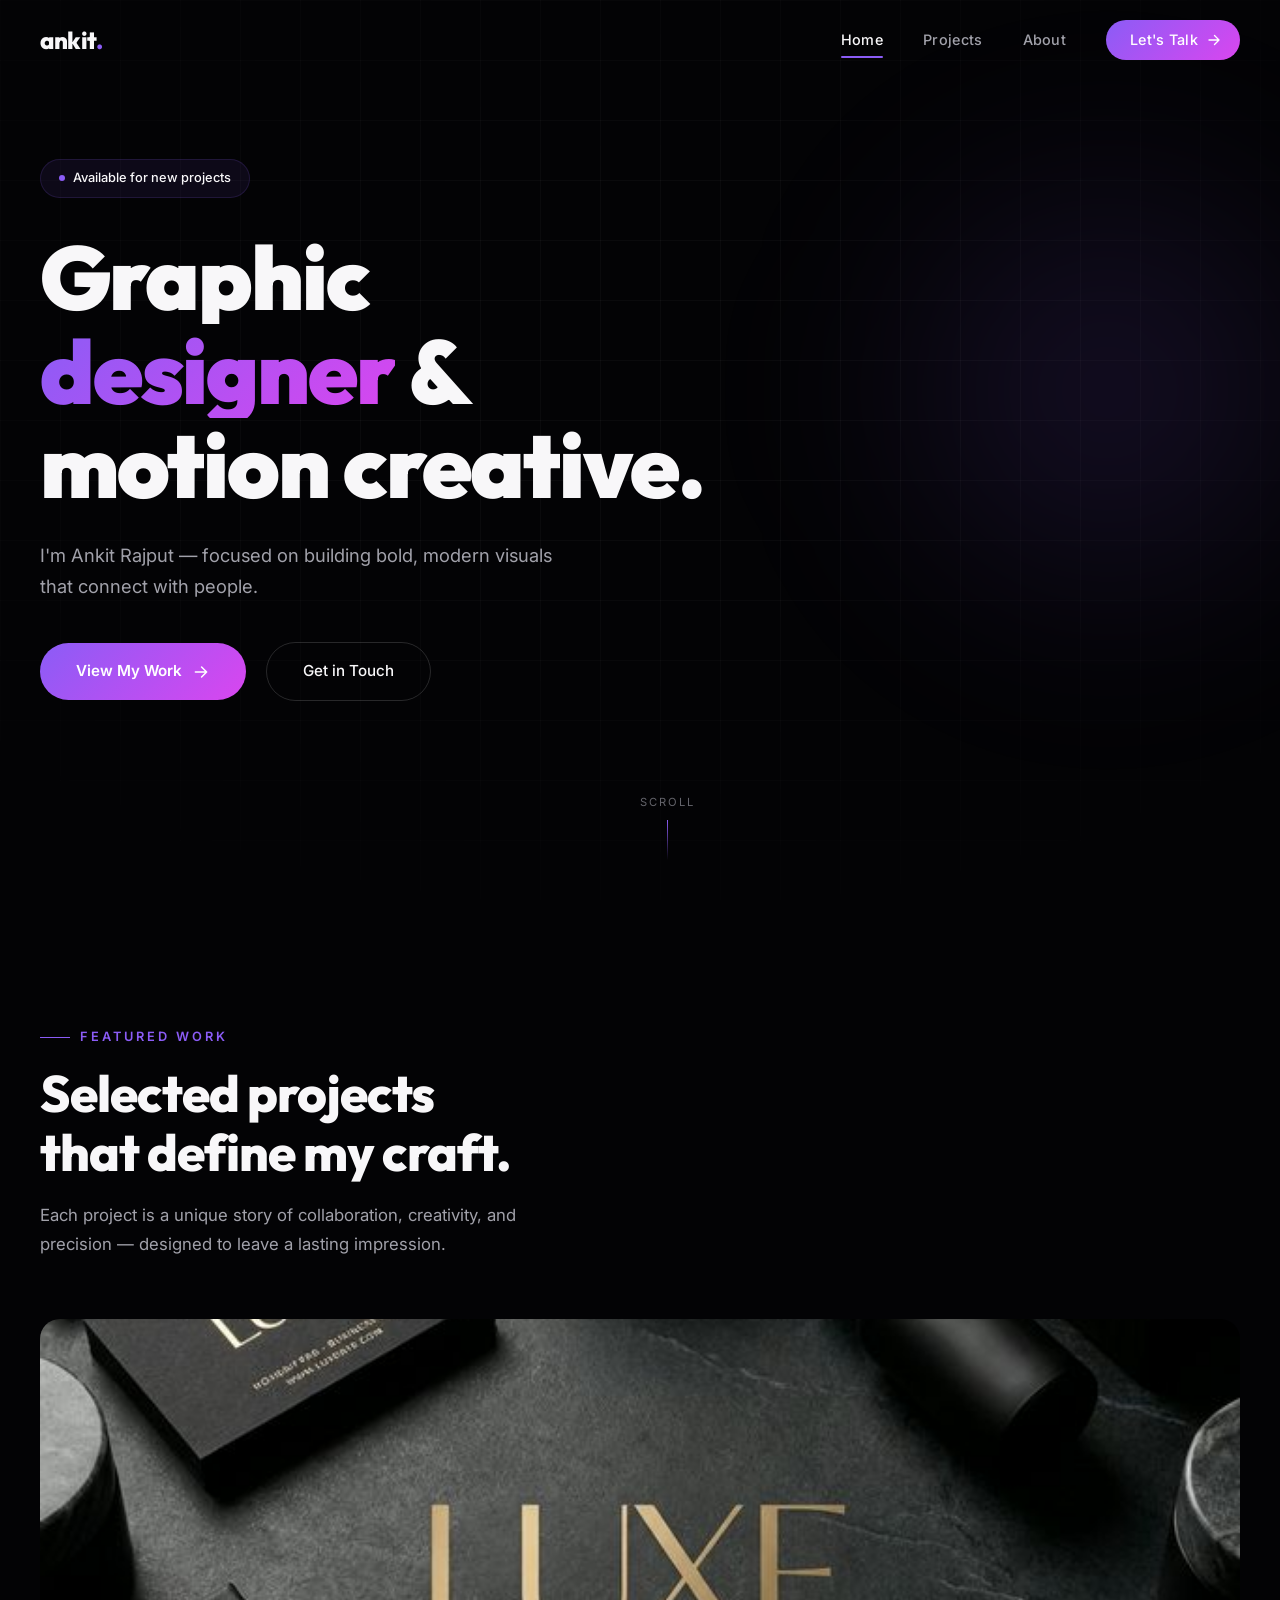
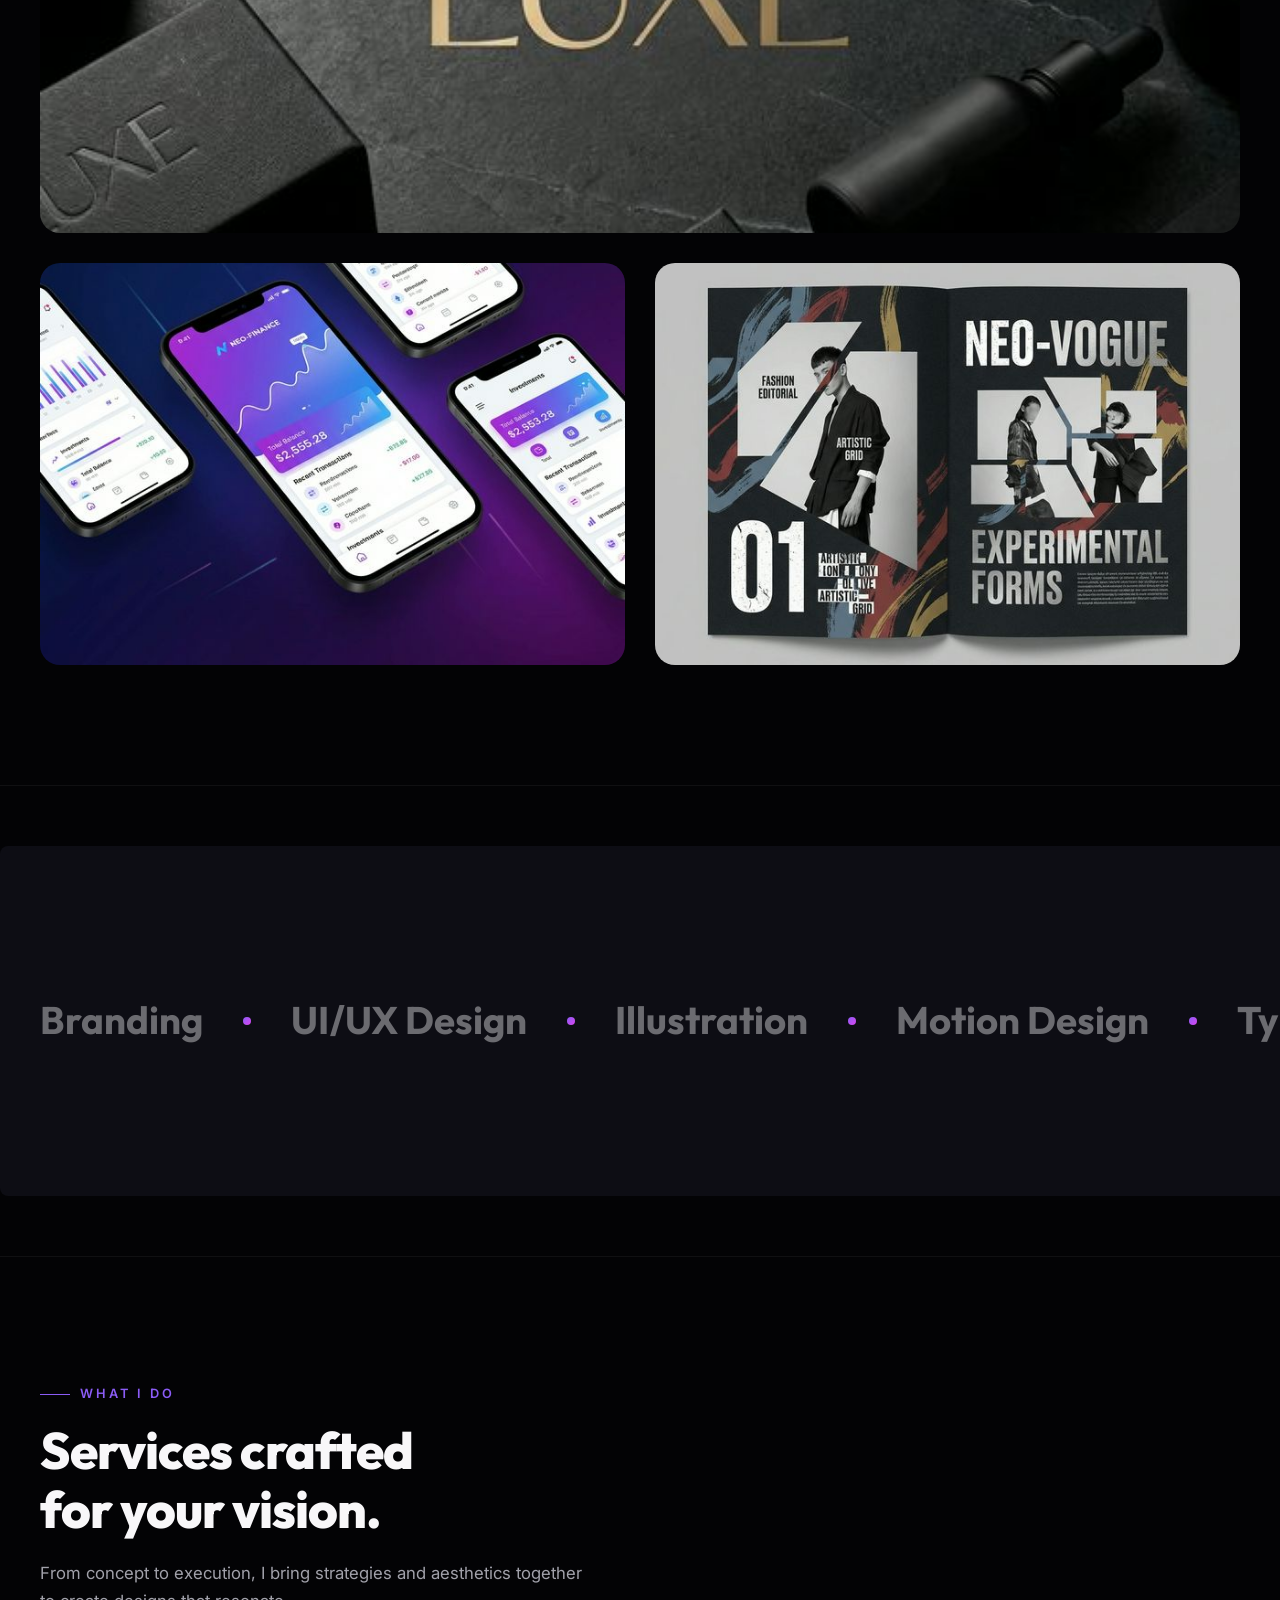
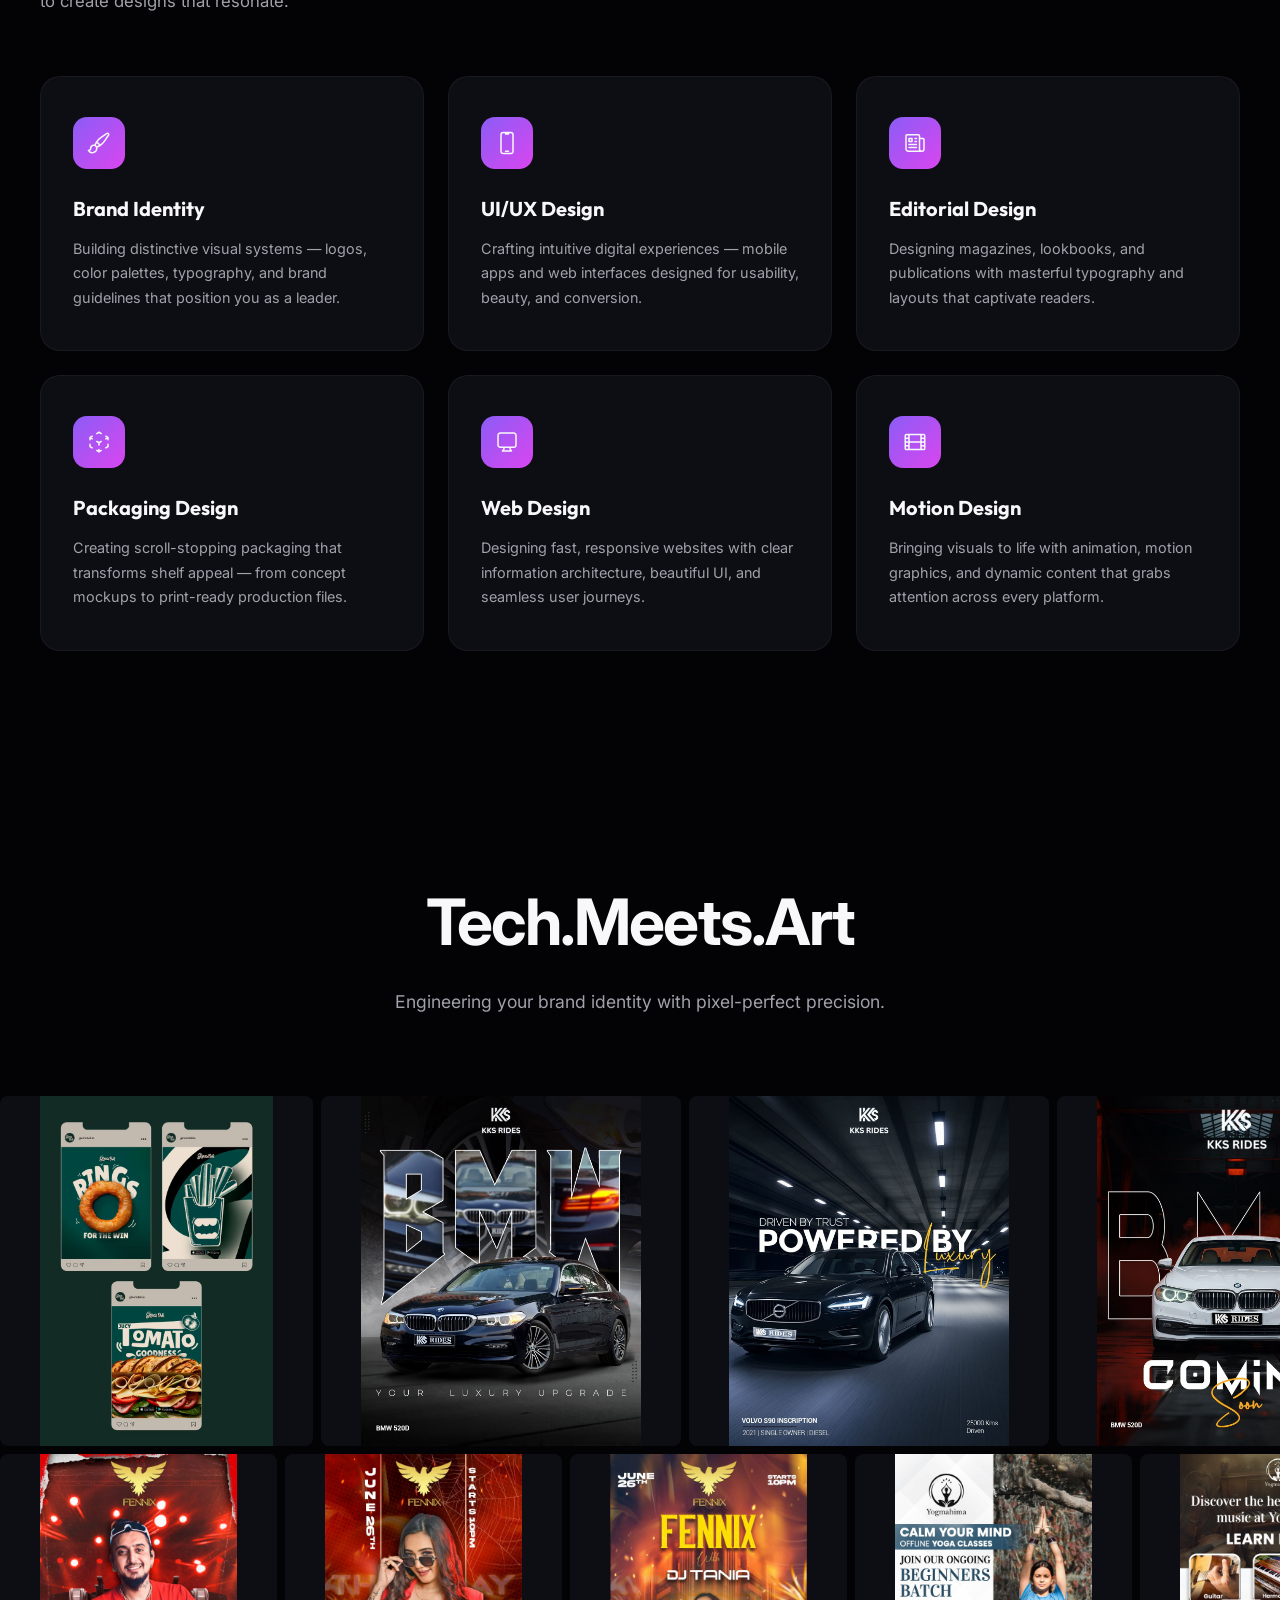
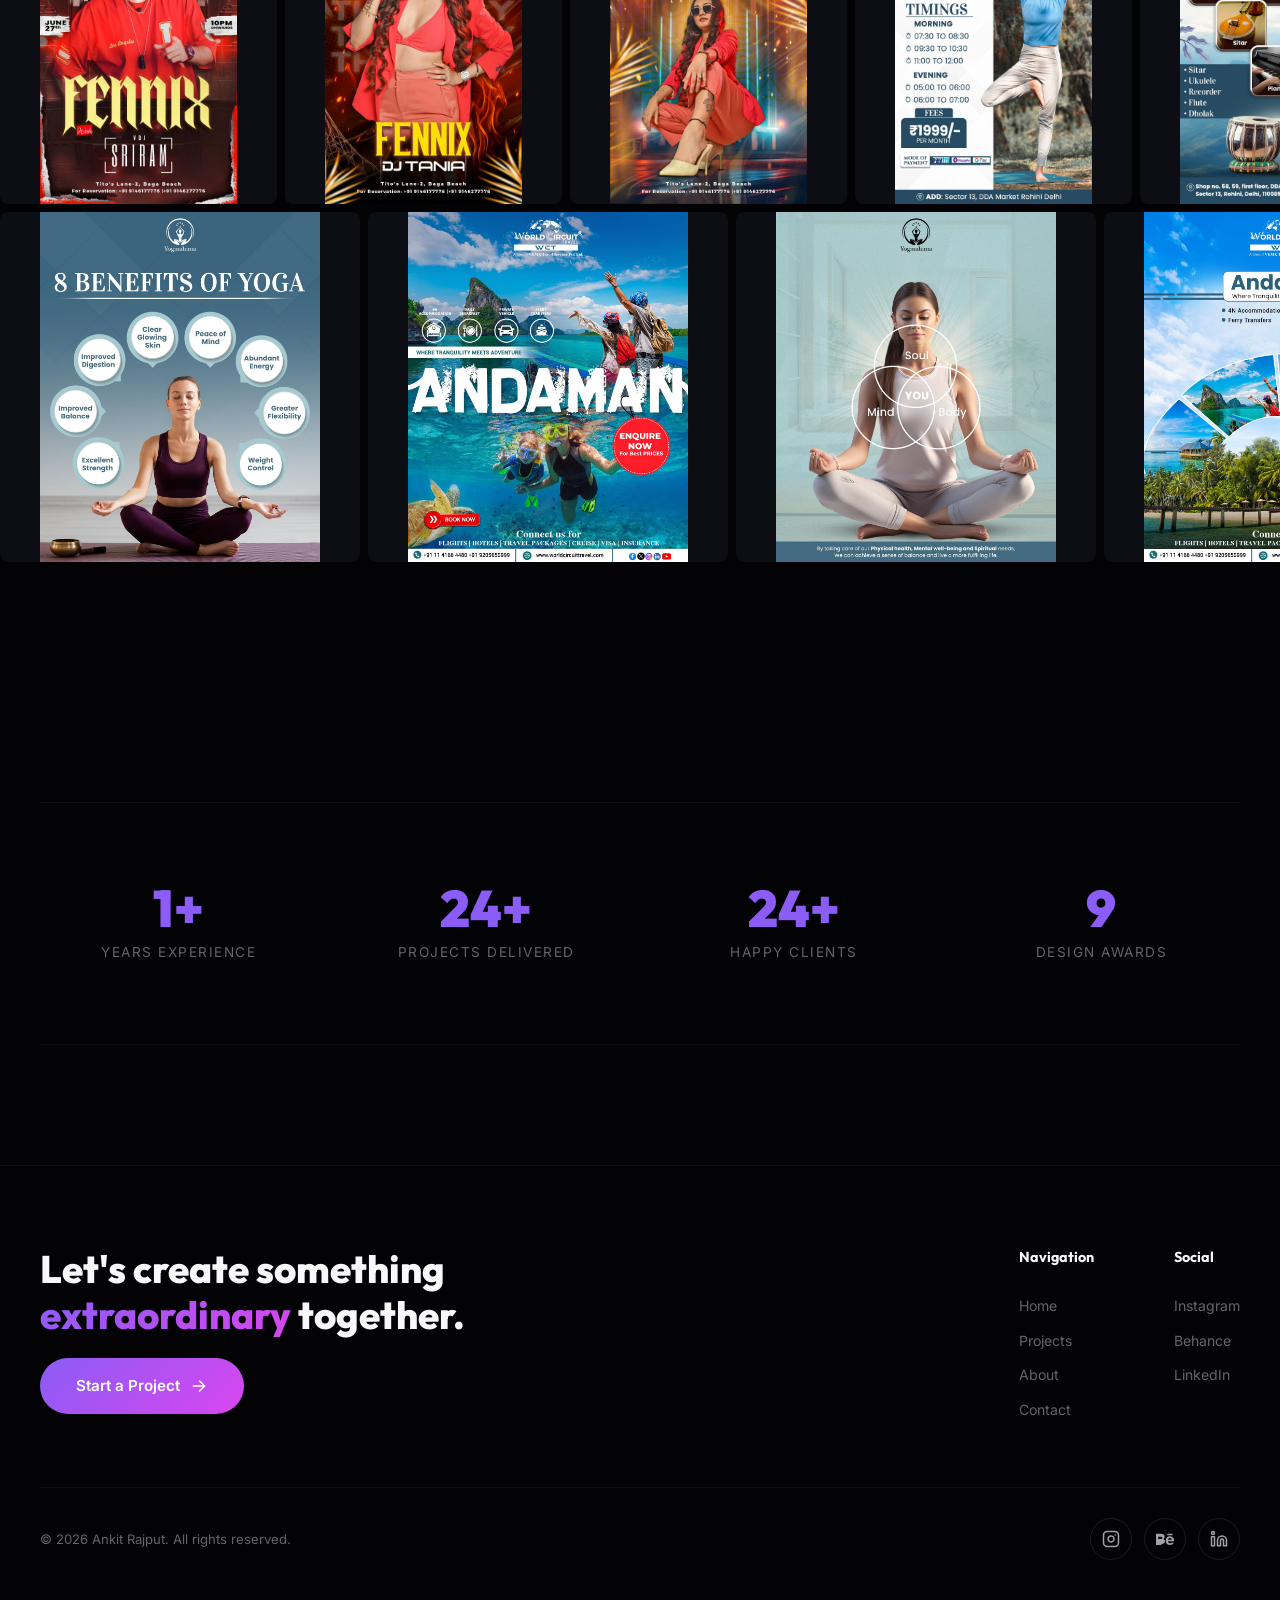
<file: index.html>
<!DOCTYPE html>
<html lang="en">

<head>
  <meta charset="UTF-8">
  <meta name="viewport" content="width=device-width, initial-scale=1.0">
  <title>Ankit Rajput — Graphic Designer & Motion Creative</title>
  <meta name="description"
    content="Ankit Rajput is a graphic designer and motion creative focused on building bold, modern visuals that connect with people.">
  <link rel="stylesheet" href="css/style.css?v=10">
  <link rel="icon"
    href="data:image/svg+xml,<svg xmlns='http://www.w3.org/2000/svg' viewBox='0 0 100 100'><text y='80' font-size='80'>✦</text></svg>">
</head>

<body>

  <!-- Page Transition Overlay -->
  <div class="page-transition-overlay"></div>

  <!-- Navigation -->
  <nav class="navbar">
    <div class="container">
      <a href="index.html" class="nav-logo">ankit<span>.</span></a>
      <div class="nav-links">
        <a href="index.html" class="active">Home</a>
        <a href="projects.html">Projects</a>
        <a href="about.html">About</a>
        <a href="contact.html" class="nav-cta">
          Let's Talk
          <svg xmlns="http://www.w3.org/2000/svg" fill="none" viewBox="0 0 24 24" stroke-width="2"
            stroke="currentColor">
            <path stroke-linecap="round" stroke-linejoin="round" d="M4.5 12h15m0 0l-6.75-6.75M19.5 12l-6.75 6.75" />
          </svg>
        </a>
      </div>
      <div class="hamburger">
        <span></span>
        <span></span>
        <span></span>
      </div>
    </div>
  </nav>

  <!-- Mobile Nav -->
  <div class="mobile-nav">
    <a href="index.html" class="active">Home</a>
    <a href="projects.html">Projects</a>
    <a href="about.html">About</a>
    <a href="contact.html">Contact</a>
  </div>

  <!-- Hero Section -->
  <section class="hero">
    <div class="hero-bg-grid"></div>
    <div class="hero-glow"></div>
    <div class="container">
      <div class="hero-content">
        <div class="hero-badge">
          <span class="dot"></span>
          Available for new projects
        </div>
        <h1 class="hero-title">
          <span class="line"><span class="line-inner">Graphic</span></span>
          <span class="line"><span class="line-inner"><span class="highlight">designer</span> &</span></span>
          <span class="line"><span class="line-inner">motion creative.</span></span>
        </h1>
        <p class="hero-description">
          I'm Ankit Rajput — focused on building bold, modern visuals that connect with people.
        </p>
        <div class="hero-actions">
          <a href="projects.html" class="btn-primary">
            View My Work
            <svg xmlns="http://www.w3.org/2000/svg" fill="none" viewBox="0 0 24 24" stroke-width="2"
              stroke="currentColor">
              <path stroke-linecap="round" stroke-linejoin="round" d="M4.5 12h15m0 0l-6.75-6.75M19.5 12l-6.75 6.75" />
            </svg>
          </a>
          <a href="contact.html" class="btn-secondary">Get in Touch</a>
        </div>
      </div>
    </div>
    <div class="scroll-indicator">
      <span>Scroll</span>
      <div class="scroll-line"></div>
    </div>
  </section>

  <!-- Featured Work Section -->
  <section class="section" id="featured">
    <div class="container">
      <div class="reveal">
        <span class="section-label">Featured Work</span>
        <h2 class="section-title">Selected projects<br>that define my craft.</h2>
        <p class="section-subtitle">Each project is a unique story of collaboration, creativity, and precision —
          designed to leave a lasting impression.</p>
      </div>
      <div class="featured-grid stagger-children">
        <a href="projects.html" class="project-card reveal">
          <img src="assets/images/project-branding.png" alt="LUXE Brand Identity" class="project-card-img">
          <div class="project-card-overlay">
            <span class="project-card-tag">Branding</span>
            <h3 class="project-card-title">LUXE — Brand Identity</h3>
            <p class="project-card-year">2024</p>
          </div>
          <div class="project-card-arrow">
            <svg xmlns="http://www.w3.org/2000/svg" fill="none" viewBox="0 0 24 24" stroke-width="2"
              stroke="currentColor">
              <path stroke-linecap="round" stroke-linejoin="round" d="M4.5 19.5l15-15m0 0H8.25m11.25 0v11.25" />
            </svg>
          </div>
        </a>
        <a href="projects.html" class="project-card reveal">
          <img src="assets/images/project-appdesign.png" alt="FinFlow App Design" class="project-card-img">
          <div class="project-card-overlay">
            <span class="project-card-tag">UI/UX</span>
            <h3 class="project-card-title">FinFlow — App Design</h3>
            <p class="project-card-year">2024</p>
          </div>
          <div class="project-card-arrow">
            <svg xmlns="http://www.w3.org/2000/svg" fill="none" viewBox="0 0 24 24" stroke-width="2"
              stroke="currentColor">
              <path stroke-linecap="round" stroke-linejoin="round" d="M4.5 19.5l15-15m0 0H8.25m11.25 0v11.25" />
            </svg>
          </div>
        </a>
        <a href="projects.html" class="project-card reveal">
          <img src="assets/images/project-editorial.png" alt="Vogue Editorial" class="project-card-img">
          <div class="project-card-overlay">
            <span class="project-card-tag">Editorial</span>
            <h3 class="project-card-title">Vogue — Editorial Layout</h3>
            <p class="project-card-year">2023</p>
          </div>
          <div class="project-card-arrow">
            <svg xmlns="http://www.w3.org/2000/svg" fill="none" viewBox="0 0 24 24" stroke-width="2"
              stroke="currentColor">
              <path stroke-linecap="round" stroke-linejoin="round" d="M4.5 19.5l15-15m0 0H8.25m11.25 0v11.25" />
            </svg>
          </div>
        </a>
      </div>
    </div>
  </section>

  <!-- Marquee -->
  <section class="marquee-section">
    <div class="marquee-track">
      <div class="marquee-item">
        <span>Branding</span>
        <div class="dot-sep"></div>
        <span>UI/UX Design</span>
        <div class="dot-sep"></div>
        <span>Illustration</span>
        <div class="dot-sep"></div>
        <span>Motion Design</span>
        <div class="dot-sep"></div>
        <span>Typography</span>
        <div class="dot-sep"></div>
        <span>Packaging</span>
        <div class="dot-sep"></div>
        <span>Web Design</span>
        <div class="dot-sep"></div>
        <span>Art Direction</span>
        <div class="dot-sep"></div>
      </div>
      <div class="marquee-item">
        <span>Branding</span>
        <div class="dot-sep"></div>
        <span>UI/UX Design</span>
        <div class="dot-sep"></div>
        <span>Illustration</span>
        <div class="dot-sep"></div>
        <span>Motion Design</span>
        <div class="dot-sep"></div>
        <span>Typography</span>
        <div class="dot-sep"></div>
        <span>Packaging</span>
        <div class="dot-sep"></div>
        <span>Web Design</span>
        <div class="dot-sep"></div>
        <span>Art Direction</span>
        <div class="dot-sep"></div>
      </div>
    </div>
  </section>

  <!-- Services Section -->
  <section class="section">
    <div class="container">
      <div class="reveal">
        <span class="section-label">What I Do</span>
        <h2 class="section-title">Services crafted<br>for your vision.</h2>
        <p class="section-subtitle">From concept to execution, I bring strategies and aesthetics together to create
          designs that resonate.</p>
      </div>
      <div class="services-grid stagger-children">
        <div class="service-card">
          <div class="service-icon">
            <svg xmlns="http://www.w3.org/2000/svg" fill="none" viewBox="0 0 24 24" stroke-width="1.5"
              stroke="currentColor">
              <path stroke-linecap="round" stroke-linejoin="round"
                d="M9.53 16.122a3 3 0 00-5.78 1.128 2.25 2.25 0 01-2.4 2.245 4.5 4.5 0 008.4-2.245c0-.399-.078-.78-.22-1.128zm0 0a15.998 15.998 0 003.388-1.62m-5.043-.025a15.994 15.994 0 011.622-3.395m3.42 3.42a15.995 15.995 0 004.764-4.648l3.876-5.814a1.151 1.151 0 00-1.597-1.597L14.146 6.32a15.996 15.996 0 00-4.649 4.763m3.42 3.42a6.776 6.776 0 00-3.42-3.42" />
            </svg>
          </div>
          <h3>Brand Identity</h3>
          <p>Building distinctive visual systems — logos, color palettes, typography, and brand guidelines that position
            you as a leader.</p>
        </div>
        <div class="service-card">
          <div class="service-icon">
            <svg xmlns="http://www.w3.org/2000/svg" fill="none" viewBox="0 0 24 24" stroke-width="1.5"
              stroke="currentColor">
              <path stroke-linecap="round" stroke-linejoin="round"
                d="M10.5 1.5H8.25A2.25 2.25 0 006 3.75v16.5a2.25 2.25 0 002.25 2.25h7.5A2.25 2.25 0 0018 20.25V3.75a2.25 2.25 0 00-2.25-2.25H13.5m-3 0V3h3V1.5m-3 0h3m-3 18.75h3" />
            </svg>
          </div>
          <h3>UI/UX Design</h3>
          <p>Crafting intuitive digital experiences — mobile apps and web interfaces designed for usability, beauty, and
            conversion.</p>
        </div>
        <div class="service-card">
          <div class="service-icon">
            <svg xmlns="http://www.w3.org/2000/svg" fill="none" viewBox="0 0 24 24" stroke-width="1.5"
              stroke="currentColor">
              <path stroke-linecap="round" stroke-linejoin="round"
                d="M12 7.5h1.5m-1.5 3h1.5m-7.5 3h7.5m-7.5 3h7.5m3-9h3.375c.621 0 1.125.504 1.125 1.125V18a2.25 2.25 0 01-2.25 2.25M16.5 7.5V18a2.25 2.25 0 002.25 2.25M16.5 7.5V4.875c0-.621-.504-1.125-1.125-1.125H4.125C3.504 3.75 3 4.254 3 4.875V18a2.25 2.25 0 002.25 2.25h13.5M6 7.5h3v3H6v-3z" />
            </svg>
          </div>
          <h3>Editorial Design</h3>
          <p>Designing magazines, lookbooks, and publications with masterful typography and layouts that captivate
            readers.</p>
        </div>
        <div class="service-card">
          <div class="service-icon">
            <svg xmlns="http://www.w3.org/2000/svg" fill="none" viewBox="0 0 24 24" stroke-width="1.5"
              stroke="currentColor">
              <path stroke-linecap="round" stroke-linejoin="round"
                d="M21 7.5l-2.25-1.313M21 7.5v2.25m0-2.25l-2.25 1.313M3 7.5l2.25-1.313M3 7.5l2.25 1.313M3 7.5v2.25m9 3l2.25-1.313M12 12.75l-2.25-1.313M12 12.75V15m0 6.75l2.25-1.313M12 21.75V19.5m0 2.25l-2.25-1.313m0-16.875L12 2.25l2.25 1.313M21 14.25v2.25l-2.25 1.313m-13.5 0L3 16.5v-2.25" />
            </svg>
          </div>
          <h3>Packaging Design</h3>
          <p>Creating scroll-stopping packaging that transforms shelf appeal — from concept mockups to print-ready
            production files.</p>
        </div>
        <div class="service-card">
          <div class="service-icon">
            <svg xmlns="http://www.w3.org/2000/svg" fill="none" viewBox="0 0 24 24" stroke-width="1.5"
              stroke="currentColor">
              <path stroke-linecap="round" stroke-linejoin="round"
                d="M9 17.25v1.007a3 3 0 01-.879 2.122L7.5 21h9l-.621-.621A3 3 0 0115 18.257V17.25m6-12V15a2.25 2.25 0 01-2.25 2.25H5.25A2.25 2.25 0 013 15V5.25A2.25 2.25 0 015.25 3h13.5A2.25 2.25 0 0121 5.25z" />
            </svg>
          </div>
          <h3>Web Design</h3>
          <p>Designing fast, responsive websites with clear information architecture, beautiful UI, and seamless user
            journeys.</p>
        </div>
        <div class="service-card">
          <div class="service-icon">
            <svg xmlns="http://www.w3.org/2000/svg" fill="none" viewBox="0 0 24 24" stroke-width="1.5"
              stroke="currentColor">
              <path stroke-linecap="round" stroke-linejoin="round"
                d="M3.375 19.5h17.25m-17.25 0a1.125 1.125 0 01-1.125-1.125M3.375 19.5h1.5C5.496 19.5 6 18.996 6 18.375m-3.75 0V5.625m0 12.75v-1.5c0-.621.504-1.125 1.125-1.125m18.375 2.625V5.625m0 12.75c0 .621-.504 1.125-1.125 1.125m1.125-1.125v-1.5c0-.621-.504-1.125-1.125-1.125m0 3.75h-1.5A1.125 1.125 0 0118 18.375M20.625 4.5H3.375m17.25 0c.621 0 1.125.504 1.125 1.125M20.625 4.5h-1.5C18.504 4.5 18 5.004 18 5.625m3.75 0v1.5c0 .621-.504 1.125-1.125 1.125M3.375 4.5c-.621 0-1.125.504-1.125 1.125M3.375 4.5h1.5C5.496 4.5 6 5.004 6 5.625m-3.75 0v1.5c0 .621.504 1.125 1.125 1.125m0 0h1.5m-1.5 0c-.621 0-1.125.504-1.125 1.125v1.5c0 .621.504 1.125 1.125 1.125m1.5-3.75C5.496 8.25 6 7.746 6 7.125v-1.5M4.875 8.25C5.496 8.25 6 8.754 6 9.375v1.5m0-5.25v5.25m0-5.25C6 5.004 6.504 4.5 7.125 4.5h9.75c.621 0 1.125.504 1.125 1.125m1.125 2.625h1.5m-1.5 0A1.125 1.125 0 0118 7.125v-1.5m1.125 2.625c-.621 0-1.125.504-1.125 1.125v1.5m2.625-2.625c.621 0 1.125.504 1.125 1.125v1.5c0 .621-.504 1.125-1.125 1.125M18 5.625v5.25M7.125 12h9.75m-9.75 0A1.125 1.125 0 016 10.875M7.125 12C6.504 12 6 12.504 6 13.125m0-2.25c0 .621.504 1.125 1.125 1.125M18 10.875c0 .621-.504 1.125-1.125 1.125M18 10.875c0 .621.504 1.125 1.125 1.125m-2.25 0c.621 0 1.125.504 1.125 1.125m-12 5.25v-5.25m0 5.25c0 .621.504 1.125 1.125 1.125h9.75c.621 0 1.125-.504 1.125-1.125m-12 0v-1.5c0-.621-.504-1.125-1.125-1.125M18 18.375v-5.25m0 5.25v-1.5c0-.621.504-1.125 1.125-1.125M18 13.125v1.5c0 .621.504 1.125 1.125 1.125M18 13.125c0-.621.504-1.125 1.125-1.125M6 13.125v1.5c0 .621-.504 1.125-1.125 1.125M6 13.125C6 12.504 5.496 12 4.875 12m-1.5 0h1.5m-1.5 0c-.621 0-1.125.504-1.125 1.125v1.5c0 .621.504 1.125 1.125 1.125M19.125 12h1.5m0 0c.621 0 1.125.504 1.125 1.125v1.5c0 .621-.504 1.125-1.125 1.125m-17.25 0h1.5m14.25 0h1.5" />
            </svg>
          </div>
          <h3>Motion Design</h3>
          <p>Bringing visuals to life with animation, motion graphics, and dynamic content that grabs attention across
            every platform.</p>
        </div>
      </div>
    </div>
  </section>

  <!-- Tech Meets Art Section -->
  <section class="tech-art-section">
    <div class="container">
      <div class="tech-art-header reveal">
        <h2 class="tech-art-title">Tech.Meets.Art</h2>
        <p class="tech-art-subtitle">Engineering your brand identity with <span
            class="highlight-pixel">pixel</span>-perfect precis<span class="highlight-ion">ion</span>.</p>
      </div>
    </div>

    <div class="marquee-container">
      <!-- Row 1 -->
      <div class="marquee-row marquee-row-1">
        <!-- Set 1 -->
        <div class="marquee-item post-item"><img src="assets/images/tech-art/Instagram-Post-for-Ginos-Deli.jpeg" alt="">
        </div>
        <div class="marquee-item post-item"><img src="assets/images/tech-art/Post-13-1.jpg" alt=""></div>
        <div class="marquee-item post-item"><img src="assets/images/tech-art/Post15.jpg" alt=""></div>
        <div class="marquee-item post-item"><img src="assets/images/tech-art/Post36.jpg" alt=""></div>
        <div class="marquee-item post-item"><img src="assets/images/tech-art/Post46.jpg" alt=""></div>
        <div class="marquee-item post-item"><img src="assets/images/tech-art/Post58.jpg" alt=""></div>
        <div class="marquee-item post-item"><img src="assets/images/tech-art/Post60.jpg" alt=""></div>
        <div class="marquee-item post-item"><img src="assets/images/tech-art/Post62.jpg" alt=""></div>
        <div class="marquee-item post-item"><img src="assets/images/tech-art/Post67.jpg" alt=""></div>
        <div class="marquee-item post-item"><img src="assets/images/tech-art/Post68.jpg" alt=""></div>
        <div class="marquee-item post-item"><img src="assets/images/tech-art/Post69.jpg" alt=""></div>
        <div class="marquee-item post-item"><img src="assets/images/tech-art/Post71.jpg" alt=""></div>
        <div class="marquee-item post-item"><img src="assets/images/tech-art/Post_12.jpg" alt=""></div>
        <div class="marquee-item post-item"><img src="assets/images/tech-art/Post_15-1.jpg" alt=""></div>
        <div class="marquee-item post-item"><img src="assets/images/tech-art/Post_17.jpg" alt=""></div>
        <div class="marquee-item post-item"><img src="assets/images/tech-art/Post_19.jpg" alt=""></div>
        <div class="marquee-item post-item"><img src="assets/images/tech-art/Post_23.jpg" alt=""></div>
        <div class="marquee-item post-item"><img src="assets/images/tech-art/post_29.jpg" alt=""></div>
        <!-- Set 2 -->
        <div class="marquee-item post-item"><img src="assets/images/tech-art/Instagram-Post-for-Ginos-Deli.jpeg" alt="">
        </div>
        <div class="marquee-item post-item"><img src="assets/images/tech-art/Post-13-1.jpg" alt=""></div>
        <div class="marquee-item post-item"><img src="assets/images/tech-art/Post15.jpg" alt=""></div>
        <div class="marquee-item post-item"><img src="assets/images/tech-art/Post36.jpg" alt=""></div>
        <div class="marquee-item post-item"><img src="assets/images/tech-art/Post46.jpg" alt=""></div>
        <div class="marquee-item post-item"><img src="assets/images/tech-art/Post58.jpg" alt=""></div>
        <div class="marquee-item post-item"><img src="assets/images/tech-art/Post60.jpg" alt=""></div>
        <div class="marquee-item post-item"><img src="assets/images/tech-art/Post62.jpg" alt=""></div>
        <div class="marquee-item post-item"><img src="assets/images/tech-art/Post67.jpg" alt=""></div>
        <div class="marquee-item post-item"><img src="assets/images/tech-art/Post68.jpg" alt=""></div>
        <div class="marquee-item post-item"><img src="assets/images/tech-art/Post69.jpg" alt=""></div>
        <div class="marquee-item post-item"><img src="assets/images/tech-art/Post71.jpg" alt=""></div>
        <div class="marquee-item post-item"><img src="assets/images/tech-art/Post_12.jpg" alt=""></div>
        <div class="marquee-item post-item"><img src="assets/images/tech-art/Post_15-1.jpg" alt=""></div>
        <div class="marquee-item post-item"><img src="assets/images/tech-art/Post_17.jpg" alt=""></div>
        <div class="marquee-item post-item"><img src="assets/images/tech-art/Post_19.jpg" alt=""></div>
        <div class="marquee-item post-item"><img src="assets/images/tech-art/Post_23.jpg" alt=""></div>
        <div class="marquee-item post-item"><img src="assets/images/tech-art/post_29.jpg" alt=""></div>
      </div>

      <!-- Row 2 -->
      <div class="marquee-row marquee-row-2">
        <!-- Set 1 -->
        <div class="marquee-item reel-item"><img src="assets/images/tech-art/DJ-Sriram.jpg" alt=""></div>
        <div class="marquee-item reel-item"><img src="assets/images/tech-art/DJ-Taniya-2.jpg" alt=""></div>
        <div class="marquee-item reel-item"><img src="assets/images/tech-art/DJ-Taniya.jpg" alt=""></div>
        <div class="marquee-item reel-item"><img src="assets/images/tech-art/Post_1.jpg.jpg" alt=""></div>
        <div class="marquee-item reel-item"><img src="assets/images/tech-art/Post_3-1.jpg" alt=""></div>
        <div class="marquee-item reel-item"><img src="assets/images/tech-art/Post_36-2.jpg" alt=""></div>
        <div class="marquee-item reel-item"><img src="assets/images/tech-art/Post_38-1.jpg" alt=""></div>
        <div class="marquee-item reel-item"><img src="assets/images/tech-art/Post_5.jpg" alt=""></div>
        <div class="marquee-item reel-item"><img src="assets/images/tech-art/Post_8.jpg" alt=""></div>
        <div class="marquee-item reel-item"><img src="assets/images/tech-art/Post_9.jpg" alt=""></div>
        <div class="marquee-item reel-item"><img src="assets/images/tech-art/Story_11.jpg" alt=""></div>
        <div class="marquee-item reel-item"><img src="assets/images/tech-art/Story_16.jpg" alt=""></div>
        <div class="marquee-item reel-item"><img src="assets/images/tech-art/story_18.jpg" alt=""></div>
        <div class="marquee-item reel-item"><img src="assets/images/tech-art/story_19.jpg" alt=""></div>
        <div class="marquee-item reel-item"><img src="assets/images/tech-art/story_20.jpg" alt=""></div>
        <div class="marquee-item reel-item"><img src="assets/images/tech-art/Story_21.jpg" alt=""></div>
        <div class="marquee-item reel-item"><img src="assets/images/tech-art/Story_22.jpg" alt=""></div>
        <div class="marquee-item reel-item"><img src="assets/images/tech-art/Story_26.jpg" alt=""></div>
        <div class="marquee-item reel-item"><img src="assets/images/tech-art/Story_27.jpg" alt=""></div>
        <!-- Set 2 -->
        <div class="marquee-item reel-item"><img src="assets/images/tech-art/DJ-Sriram.jpg" alt=""></div>
        <div class="marquee-item reel-item"><img src="assets/images/tech-art/DJ-Taniya-2.jpg" alt=""></div>
        <div class="marquee-item reel-item"><img src="assets/images/tech-art/DJ-Taniya.jpg" alt=""></div>
        <div class="marquee-item reel-item"><img src="assets/images/tech-art/Post_1.jpg.jpg" alt=""></div>
        <div class="marquee-item reel-item"><img src="assets/images/tech-art/Post_3-1.jpg" alt=""></div>
        <div class="marquee-item reel-item"><img src="assets/images/tech-art/Post_36-2.jpg" alt=""></div>
        <div class="marquee-item reel-item"><img src="assets/images/tech-art/Post_38-1.jpg" alt=""></div>
        <div class="marquee-item reel-item"><img src="assets/images/tech-art/Post_5.jpg" alt=""></div>
        <div class="marquee-item reel-item"><img src="assets/images/tech-art/Post_8.jpg" alt=""></div>
        <div class="marquee-item reel-item"><img src="assets/images/tech-art/Post_9.jpg" alt=""></div>
        <div class="marquee-item reel-item"><img src="assets/images/tech-art/Story_11.jpg" alt=""></div>
        <div class="marquee-item reel-item"><img src="assets/images/tech-art/Story_16.jpg" alt=""></div>
        <div class="marquee-item reel-item"><img src="assets/images/tech-art/story_18.jpg" alt=""></div>
        <div class="marquee-item reel-item"><img src="assets/images/tech-art/story_19.jpg" alt=""></div>
        <div class="marquee-item reel-item"><img src="assets/images/tech-art/story_20.jpg" alt=""></div>
        <div class="marquee-item reel-item"><img src="assets/images/tech-art/Story_21.jpg" alt=""></div>
        <div class="marquee-item reel-item"><img src="assets/images/tech-art/Story_22.jpg" alt=""></div>
        <div class="marquee-item reel-item"><img src="assets/images/tech-art/Story_26.jpg" alt=""></div>
        <div class="marquee-item reel-item"><img src="assets/images/tech-art/Story_27.jpg" alt=""></div>
      </div>

      <!-- Row 3 -->
      <div class="marquee-row marquee-row-3">
        <!-- Set 1 -->
        <div class="marquee-item post-item"><img src="assets/images/tech-art/Post_31.jpg" alt=""></div>
        <div class="marquee-item post-item"><img src="assets/images/tech-art/Post_33-1.jpg" alt=""></div>
        <div class="marquee-item post-item"><img src="assets/images/tech-art/Post_34-1.jpg" alt=""></div>
        <div class="marquee-item post-item"><img src="assets/images/tech-art/Post_36-1.jpg" alt=""></div>
        <div class="marquee-item post-item"><img src="assets/images/tech-art/Post_37.jpg" alt=""></div>
        <div class="marquee-item post-item"><img src="assets/images/tech-art/Post_38.jpg" alt=""></div>
        <div class="marquee-item post-item"><img src="assets/images/tech-art/Post_39.jpg" alt=""></div>
        <div class="marquee-item post-item"><img src="assets/images/tech-art/Post_4.jpg" alt=""></div>
        <div class="marquee-item post-item"><img src="assets/images/tech-art/Post_40-1.jpg" alt=""></div>
        <div class="marquee-item post-item"><img src="assets/images/tech-art/Post_42-1.png" alt=""></div>
        <div class="marquee-item post-item"><img src="assets/images/tech-art/Post_44.jpg" alt=""></div>
        <div class="marquee-item post-item"><img src="assets/images/tech-art/Post_46-1.jpg" alt=""></div>
        <div class="marquee-item post-item"><img src="assets/images/tech-art/Post_49-1.jpg" alt=""></div>
        <div class="marquee-item post-item"><img src="assets/images/tech-art/Post_53.jpg" alt=""></div>
        <div class="marquee-item post-item"><img src="assets/images/tech-art/Post_54.jpg" alt=""></div>
        <div class="marquee-item post-item"><img src="assets/images/tech-art/Post_56-new.jpg" alt=""></div>
        <div class="marquee-item post-item"><img src="assets/images/tech-art/Post_57-new.jpg" alt=""></div>
        <!-- Set 2 -->
        <div class="marquee-item post-item"><img src="assets/images/tech-art/Post_31.jpg" alt=""></div>
        <div class="marquee-item post-item"><img src="assets/images/tech-art/Post_33-1.jpg" alt=""></div>
        <div class="marquee-item post-item"><img src="assets/images/tech-art/Post_34-1.jpg" alt=""></div>
        <div class="marquee-item post-item"><img src="assets/images/tech-art/Post_36-1.jpg" alt=""></div>
        <div class="marquee-item post-item"><img src="assets/images/tech-art/Post_37.jpg" alt=""></div>
        <div class="marquee-item post-item"><img src="assets/images/tech-art/Post_38.jpg" alt=""></div>
        <div class="marquee-item post-item"><img src="assets/images/tech-art/Post_39.jpg" alt=""></div>
        <div class="marquee-item post-item"><img src="assets/images/tech-art/Post_4.jpg" alt=""></div>
        <div class="marquee-item post-item"><img src="assets/images/tech-art/Post_40-1.jpg" alt=""></div>
        <div class="marquee-item post-item"><img src="assets/images/tech-art/Post_42-1.png" alt=""></div>
        <div class="marquee-item post-item"><img src="assets/images/tech-art/Post_44.jpg" alt=""></div>
        <div class="marquee-item post-item"><img src="assets/images/tech-art/Post_46-1.jpg" alt=""></div>
        <div class="marquee-item post-item"><img src="assets/images/tech-art/Post_49-1.jpg" alt=""></div>
        <div class="marquee-item post-item"><img src="assets/images/tech-art/Post_53.jpg" alt=""></div>
        <div class="marquee-item post-item"><img src="assets/images/tech-art/Post_54.jpg" alt=""></div>
        <div class="marquee-item post-item"><img src="assets/images/tech-art/Post_56-new.jpg" alt=""></div>
        <div class="marquee-item post-item"><img src="assets/images/tech-art/Post_57-new.jpg" alt=""></div>
      </div>
    </div>
  </section>

  <!-- Stats -->
  <section class="section">
    <div class="container">
      <div class="stats-row stagger-children">
        <div class="stat-item">
          <div class="stat-number" data-count="2" data-suffix="+">0+</div>
          <div class="stat-label">Years Experience</div>
        </div>
        <div class="stat-item">
          <div class="stat-number" data-count="30" data-suffix="+">0+</div>
          <div class="stat-label">Projects Delivered</div>
        </div>
        <div class="stat-item">
          <div class="stat-number" data-count="30" data-suffix="+">0+</div>
          <div class="stat-label">Happy Clients</div>
        </div>
        <div class="stat-item">
          <div class="stat-number" data-count="12">0</div>
          <div class="stat-label">Design Awards</div>
        </div>
      </div>
    </div>
  </section>

  <!-- Footer -->
  <footer class="footer">
    <div class="container">
      <div class="footer-top">
        <div class="footer-cta">
          <h2>Let's create something <span>extraordinary</span> together.</h2>
          <a href="contact.html" class="btn-primary">
            Start a Project
            <svg xmlns="http://www.w3.org/2000/svg" fill="none" viewBox="0 0 24 24" stroke-width="2"
              stroke="currentColor">
              <path stroke-linecap="round" stroke-linejoin="round" d="M4.5 12h15m0 0l-6.75-6.75M19.5 12l-6.75 6.75" />
            </svg>
          </a>
        </div>
        <div class="footer-links-group">
          <div class="footer-col">
            <h4>Navigation</h4>
            <a href="index.html">Home</a>
            <a href="projects.html">Projects</a>
            <a href="about.html">About</a>
            <a href="contact.html">Contact</a>
          </div>
          <div class="footer-col">
            <h4>Social</h4>
            <a href="https://www.instagram.com/pixcrew_?utm_source=ig_web_button_share_sheet&igsh=ZDNlZDc0MzIxNw=="
              target="_blank">Instagram</a>
            <a href="https://www.behance.net/ankitrajput134" target="_blank">Behance</a>
            <a href="https://www.linkedin.com/in/ankit-rajput-8864b536a?utm_source=share_via&utm_content=profile&utm_medium=member_android"
              target="_blank">LinkedIn</a>
          </div>
        </div>
      </div>
      <div class="footer-bottom">
        <p>© 2026 Ankit Rajput. All rights reserved.</p>
        <div class="footer-social">
          <a href="https://www.instagram.com/pixcrew_?utm_source=ig_web_button_share_sheet&igsh=ZDNlZDc0MzIxNw=="
            aria-label="Instagram">
            <svg xmlns="http://www.w3.org/2000/svg" width="18" height="18" viewBox="0 0 24 24" fill="none"
              stroke="currentColor" stroke-width="2" stroke-linecap="round" stroke-linejoin="round">
              <rect x="2" y="2" width="20" height="20" rx="5" ry="5" />
              <path d="M16 11.37A4 4 0 1112.63 8 4 4 0 0116 11.37z" />
              <line x1="17.5" y1="6.5" x2="17.51" y2="6.5" />
            </svg>
          </a>
          <a href="https://www.behance.net/ankitrajput134" aria-label="Behance">
            <svg xmlns="http://www.w3.org/2000/svg" width="18" height="18" viewBox="0 0 24 24" fill="currentColor">
              <path
                d="M22 7h-7V5h7v2zm1.726 10c-.442 1.297-2.029 3-5.101 3-3.074 0-5.564-1.729-5.564-5.675 0-3.91 2.325-5.92 5.466-5.92 3.082 0 4.964 1.782 5.375 4.426.078.506.109 1.188.095 2.14H15.97c.13 3.211 3.483 3.312 4.588 2.029h3.168zm-7.686-4h4.965c-.105-1.547-1.136-2.219-2.477-2.219-1.466 0-2.277.768-2.488 2.219zm-9.574 6.988H0V5.021h6.953c5.476.081 5.58 5.444 2.72 6.906 3.461 1.26 3.577 6.053-2.207 7.061zM2.928 8.986v3.164h3.61c1.14 0 1.996-.637 1.996-1.588 0-1.607-1.256-1.576-1.996-1.576H2.928zm3.61 9.017H2.928v-3.832h3.61c1.798 0 2.338.921 2.338 1.852 0 1.947-1.451 1.98-2.338 1.98z" />
            </svg>
          </a>
          <a href="https://www.linkedin.com/in/ankit-rajput-8864b536a?utm_source=share_via&utm_content=profile&utm_medium=member_android"
            aria-label="LinkedIn">
            <svg xmlns="http://www.w3.org/2000/svg" width="18" height="18" viewBox="0 0 24 24" fill="none"
              stroke="currentColor" stroke-width="2" stroke-linecap="round" stroke-linejoin="round">
              <path d="M16 8a6 6 0 016 6v7h-4v-7a2 2 0 00-4 0v7h-4v-7a6 6 0 016-6z" />
              <rect x="2" y="9" width="4" height="12" />
              <circle cx="4" cy="4" r="2" />
            </svg>
          </a>
        </div>
      </div>
    </div>
  </footer>

  <!-- Back to Top -->
  <button class="back-to-top" aria-label="Back to top">
    <svg xmlns="http://www.w3.org/2000/svg" fill="none" viewBox="0 0 24 24" stroke-width="2.5" stroke="currentColor">
      <path stroke-linecap="round" stroke-linejoin="round" d="M4.5 15.75l7.5-7.5 7.5 7.5" />
    </svg>
  </button>

  <script src="js/main.js"></script>
</body>

</html>
</file>
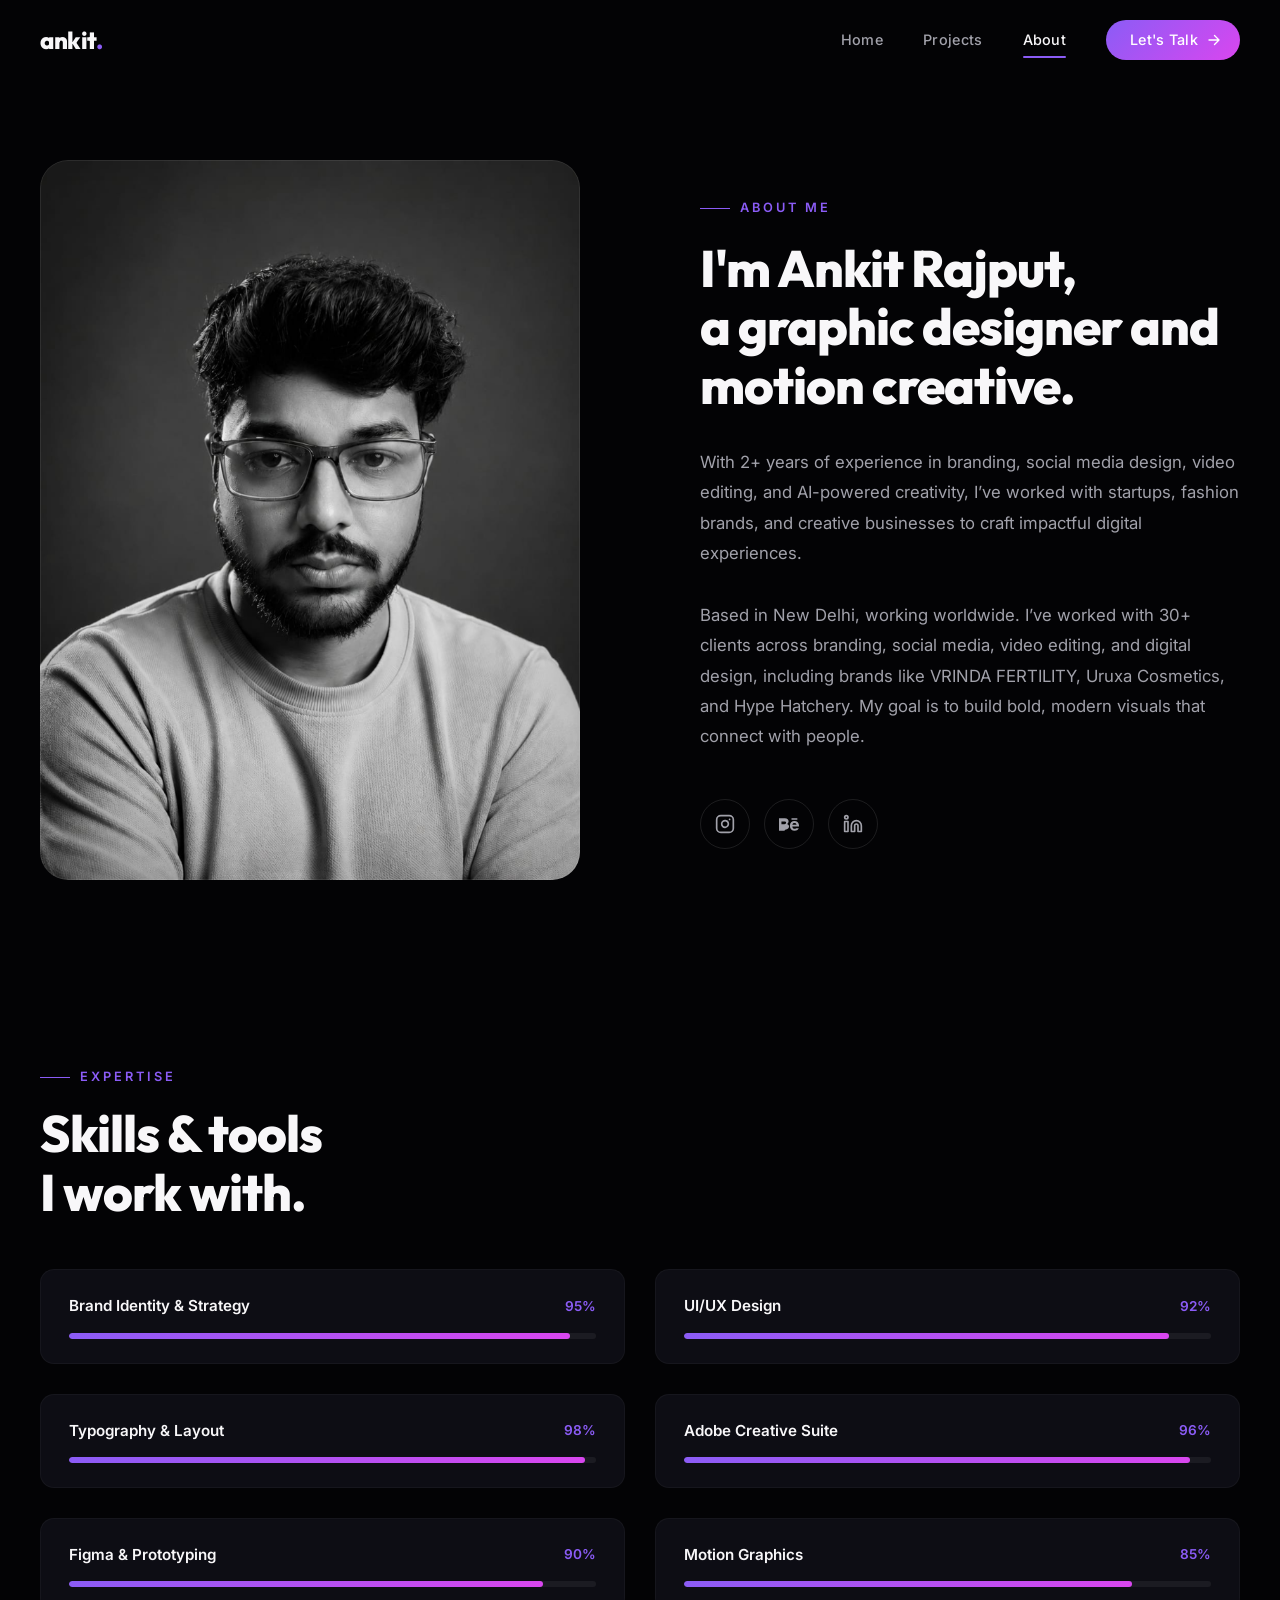
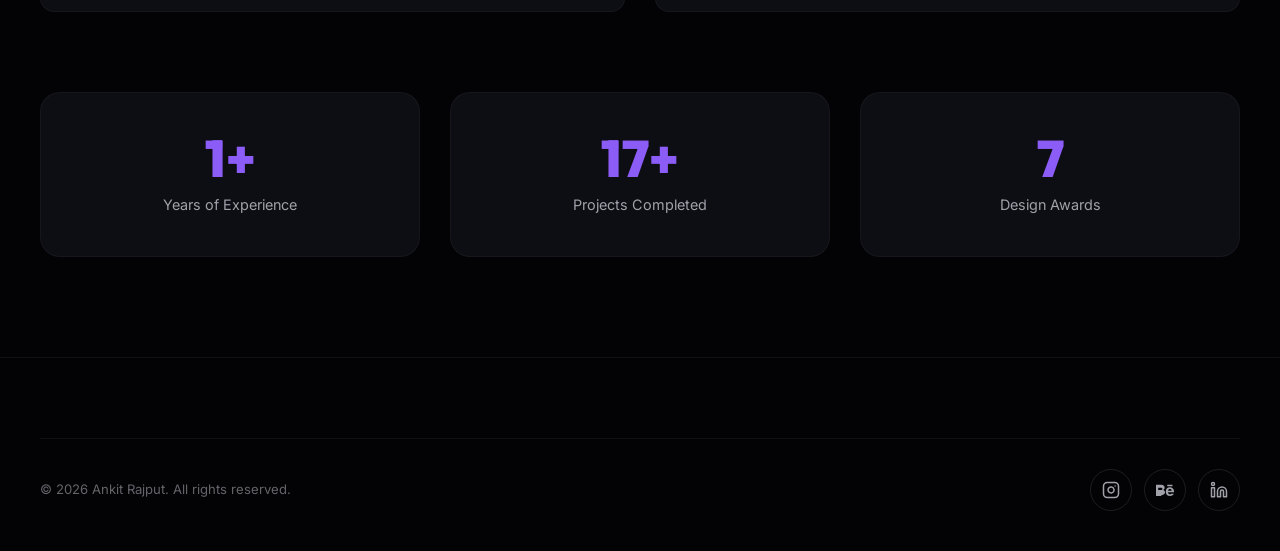
<file: about.html>
<!DOCTYPE html>
<html lang="en">

<head>
    <meta charset="UTF-8">
    <meta name="viewport" content="width=device-width, initial-scale=1.0">
    <title>About — Ankit Rajput</title>
    <meta name="description"
        content="Learn about Ankit Rajput — graphic designer and motion creative focused on building bold, modern visuals that connect with people.">
    <link rel="stylesheet" href="css/style.css?v=2">
    <link rel="icon"
        href="data:image/svg+xml,<svg xmlns='http://www.w3.org/2000/svg' viewBox='0 0 100 100'><text y='80' font-size='80'>✦</text></svg>">
</head>

<body>
    <div class="page-transition-overlay"></div>

    <nav class="navbar">
        <div class="container">
            <a href="index.html" class="nav-logo">ankit<span>.</span></a>
            <div class="nav-links">
                <a href="index.html">Home</a>
                <a href="projects.html">Projects</a>
                <a href="about.html" class="active">About</a>
                <a href="contact.html" class="nav-cta">Let's Talk
                    <svg xmlns="http://www.w3.org/2000/svg" fill="none" viewBox="0 0 24 24" stroke-width="2"
                        stroke="currentColor">
                        <path stroke-linecap="round" stroke-linejoin="round"
                            d="M4.5 12h15m0 0l-6.75-6.75M19.5 12l-6.75 6.75" />
                    </svg>
                </a>
            </div>
            <div class="hamburger"><span></span><span></span><span></span></div>
        </div>
    </nav>

    <div class="mobile-nav">
        <a href="index.html">Home</a>
        <a href="projects.html">Projects</a>
        <a href="about.html" class="active">About</a>
        <a href="contact.html">Contact</a>
    </div>

    <!-- About Hero -->
    <section class="about-hero">
        <div class="container">
            <div class="about-image-wrap reveal-left">
                <img src="assets/images/profile.png" alt="Profile Photo" class="about-profile-img">
            </div>
            <div class="about-content reveal-right">
                <span class="section-label">About Me</span>
                <h1 class="section-title">I'm Ankit Rajput,<br>a graphic designer and motion creative.</h1>
                <p class="about-bio">With 2+ years of experience in branding, social media design, video editing, and AI-powered creativity, I’ve worked with startups, fashion brands, and creative businesses to craft impactful digital experiences.</p>
                <p class="about-bio">Based in New Delhi, working worldwide. I’ve worked with 30+ clients across branding, social media, video editing, and digital design, including brands like VRINDA FERTILITY, Uruxa Cosmetics, and Hype Hatchery. My goal is to build bold, modern visuals that connect with people.</p>

                <div class="about-social">
                    <a href="https://www.instagram.com/pixcrew_?utm_source=ig_web_button_share_sheet&igsh=ZDNlZDc0MzIxNw==" class="social-icon" aria-label="Instagram" target="_blank">
                        <svg xmlns="http://www.w3.org/2000/svg" width="20" height="20" viewBox="0 0 24 24" fill="none"
                            stroke="currentColor" stroke-width="2" stroke-linecap="round" stroke-linejoin="round">
                            <rect x="2" y="2" width="20" height="20" rx="5" />
                            <path d="M16 11.37A4 4 0 1112.63 8 4 4 0 0116 11.37z" />
                            <line x1="17.5" y1="6.5" x2="17.51" y2="6.5" />
                        </svg>
                    </a>
                    <a href="https://www.behance.net/ankitrajput134" class="social-icon" aria-label="Behance" target="_blank">
                        <svg xmlns="http://www.w3.org/2000/svg" width="20" height="20" viewBox="0 0 24 24"
                            fill="currentColor">
                            <path
                                d="M22 7h-7V5h7v2zm1.726 10c-.442 1.297-2.029 3-5.101 3-3.074 0-5.564-1.729-5.564-5.675 0-3.91 2.325-5.92 5.466-5.92 3.082 0 4.964 1.782 5.375 4.426.078.506.109 1.188.095 2.14H15.97c.13 3.211 3.483 3.312 4.588 2.029h3.168zm-7.686-4h4.965c-.105-1.547-1.136-2.219-2.477-2.219-1.466 0-2.277.768-2.488 2.219zm-9.574 6.988H0V5.021h6.953c5.476.081 5.58 5.444 2.72 6.906 3.461 1.26 3.577 6.053-2.207 7.061zM2.928 8.986v3.164h3.61c1.14 0 1.996-.637 1.996-1.588 0-1.607-1.256-1.576-1.996-1.576H2.928zm3.61 9.017H2.928v-3.832h3.61c1.798 0 2.338.921 2.338 1.852 0 1.947-1.451 1.98-2.338 1.98z" />
                        </svg>
                    </a>
                    <a href="https://www.linkedin.com/in/ankit-rajput-8864b536a?utm_source=share_via&utm_content=profile&utm_medium=member_android" class="social-icon" aria-label="LinkedIn" target="_blank">
                        <svg xmlns="http://www.w3.org/2000/svg" width="20" height="20" viewBox="0 0 24 24" fill="none"
                            stroke="currentColor" stroke-width="2" stroke-linecap="round" stroke-linejoin="round">
                            <path d="M16 8a6 6 0 016 6v7h-4v-7a2 2 0 00-4 0v7h-4v-7a6 6 0 016-6z" />
                            <rect x="2" y="9" width="4" height="12" />
                            <circle cx="4" cy="4" r="2" />
                        </svg>
                    </a>
                </div>
            </div>
        </div>
    </section>

    <!-- Skills -->
    <section class="skills-section">
        <div class="container">
            <div class="reveal">
                <span class="section-label">Expertise</span>
                <h2 class="section-title">Skills & tools<br>I work with.</h2>
            </div>
            <div class="skills-grid" style="margin-top: 48px;">
                <div class="skill-bar reveal">
                    <div class="skill-bar-top"><span class="skill-name">Brand Identity & Strategy</span><span
                            class="skill-pct">95%</span></div>
                    <div class="skill-track">
                        <div class="skill-fill" data-width="95%"></div>
                    </div>
                </div>
                <div class="skill-bar reveal delay-1">
                    <div class="skill-bar-top"><span class="skill-name">UI/UX Design</span><span
                            class="skill-pct">92%</span></div>
                    <div class="skill-track">
                        <div class="skill-fill" data-width="92%"></div>
                    </div>
                </div>
                <div class="skill-bar reveal delay-2">
                    <div class="skill-bar-top"><span class="skill-name">Typography & Layout</span><span
                            class="skill-pct">98%</span></div>
                    <div class="skill-track">
                        <div class="skill-fill" data-width="98%"></div>
                    </div>
                </div>
                <div class="skill-bar reveal delay-3">
                    <div class="skill-bar-top"><span class="skill-name">Adobe Creative Suite</span><span
                            class="skill-pct">96%</span></div>
                    <div class="skill-track">
                        <div class="skill-fill" data-width="96%"></div>
                    </div>
                </div>
                <div class="skill-bar reveal delay-4">
                    <div class="skill-bar-top"><span class="skill-name">Figma & Prototyping</span><span
                            class="skill-pct">90%</span></div>
                    <div class="skill-track">
                        <div class="skill-fill" data-width="90%"></div>
                    </div>
                </div>
                <div class="skill-bar reveal delay-5">
                    <div class="skill-bar-top"><span class="skill-name">Motion Graphics</span><span
                            class="skill-pct">85%</span></div>
                    <div class="skill-track">
                        <div class="skill-fill" data-width="85%"></div>
                    </div>
                </div>
            </div>

            <!-- Stats -->
            <div class="about-stats stagger-children">
                <div class="about-stat-card">
                    <div class="stat-number" data-count="2" data-suffix="+">0+</div>
                    <div class="stat-label">Years of Experience</div>
                </div>
                <div class="about-stat-card">
                    <div class="stat-number" data-count="30" data-suffix="+">0+</div>
                    <div class="stat-label">Projects Completed</div>
                </div>
                <div class="about-stat-card">
                    <div class="stat-number" data-count="12">0</div>
                    <div class="stat-label">Design Awards</div>
                </div>
            </div>
        </div>
    </section>

    <footer class="footer">
        <div class="container">
            <div class="footer-bottom">
                <p>© 2026 Ankit Rajput. All rights reserved.</p>
                <div class="footer-social">
                    <a href="https://www.instagram.com/pixcrew_?utm_source=ig_web_button_share_sheet&igsh=ZDNlZDc0MzIxNw==" aria-label="Instagram" target="_blank"><svg xmlns="http://www.w3.org/2000/svg" width="18" height="18"
                            viewBox="0 0 24 24" fill="none" stroke="currentColor" stroke-width="2"
                            stroke-linecap="round" stroke-linejoin="round">
                            <rect x="2" y="2" width="20" height="20" rx="5" />
                            <path d="M16 11.37A4 4 0 1112.63 8 4 4 0 0116 11.37z" />
                            <line x1="17.5" y1="6.5" x2="17.51" y2="6.5" />
                        </svg></a>
                    <a href="https://www.behance.net/ankitrajput134" aria-label="Behance" target="_blank"><svg xmlns="http://www.w3.org/2000/svg" width="18" height="18"
                            viewBox="0 0 24 24" fill="currentColor">
                            <path
                                d="M22 7h-7V5h7v2zm1.726 10c-.442 1.297-2.029 3-5.101 3-3.074 0-5.564-1.729-5.564-5.675 0-3.91 2.325-5.92 5.466-5.92 3.082 0 4.964 1.782 5.375 4.426.078.506.109 1.188.095 2.14H15.97c.13 3.211 3.483 3.312 4.588 2.029h3.168zm-7.686-4h4.965c-.105-1.547-1.136-2.219-2.477-2.219-1.466 0-2.277.768-2.488 2.219zm-9.574 6.988H0V5.021h6.953c5.476.081 5.58 5.444 2.72 6.906 3.461 1.26 3.577 6.053-2.207 7.061zM2.928 8.986v3.164h3.61c1.14 0 1.996-.637 1.996-1.588 0-1.607-1.256-1.576-1.996-1.576H2.928zm3.61 9.017H2.928v-3.832h3.61c1.798 0 2.338.921 2.338 1.852 0 1.947-1.451 1.98-2.338 1.98z" />
                        </svg></a>
                    <a href="https://www.linkedin.com/in/ankit-rajput-8864b536a?utm_source=share_via&utm_content=profile&utm_medium=member_android" aria-label="LinkedIn" target="_blank"><svg xmlns="http://www.w3.org/2000/svg" width="18" height="18"
                            viewBox="0 0 24 24" fill="none" stroke="currentColor" stroke-width="2"
                            stroke-linecap="round" stroke-linejoin="round">
                            <path d="M16 8a6 6 0 016 6v7h-4v-7a2 2 0 00-4 0v7h-4v-7a6 6 0 016-6z" />
                            <rect x="2" y="9" width="4" height="12" />
                            <circle cx="4" cy="4" r="2" />
                        </svg></a>
                </div>
            </div>
        </div>
    </footer>

    <button class="back-to-top" aria-label="Back to top"><svg xmlns="http://www.w3.org/2000/svg" fill="none"
            viewBox="0 0 24 24" stroke-width="2.5" stroke="currentColor">
            <path stroke-linecap="round" stroke-linejoin="round" d="M4.5 15.75l7.5-7.5 7.5 7.5" />
        </svg></button>

    <script src="js/main.js"></script>
</body>

</html>
</file>
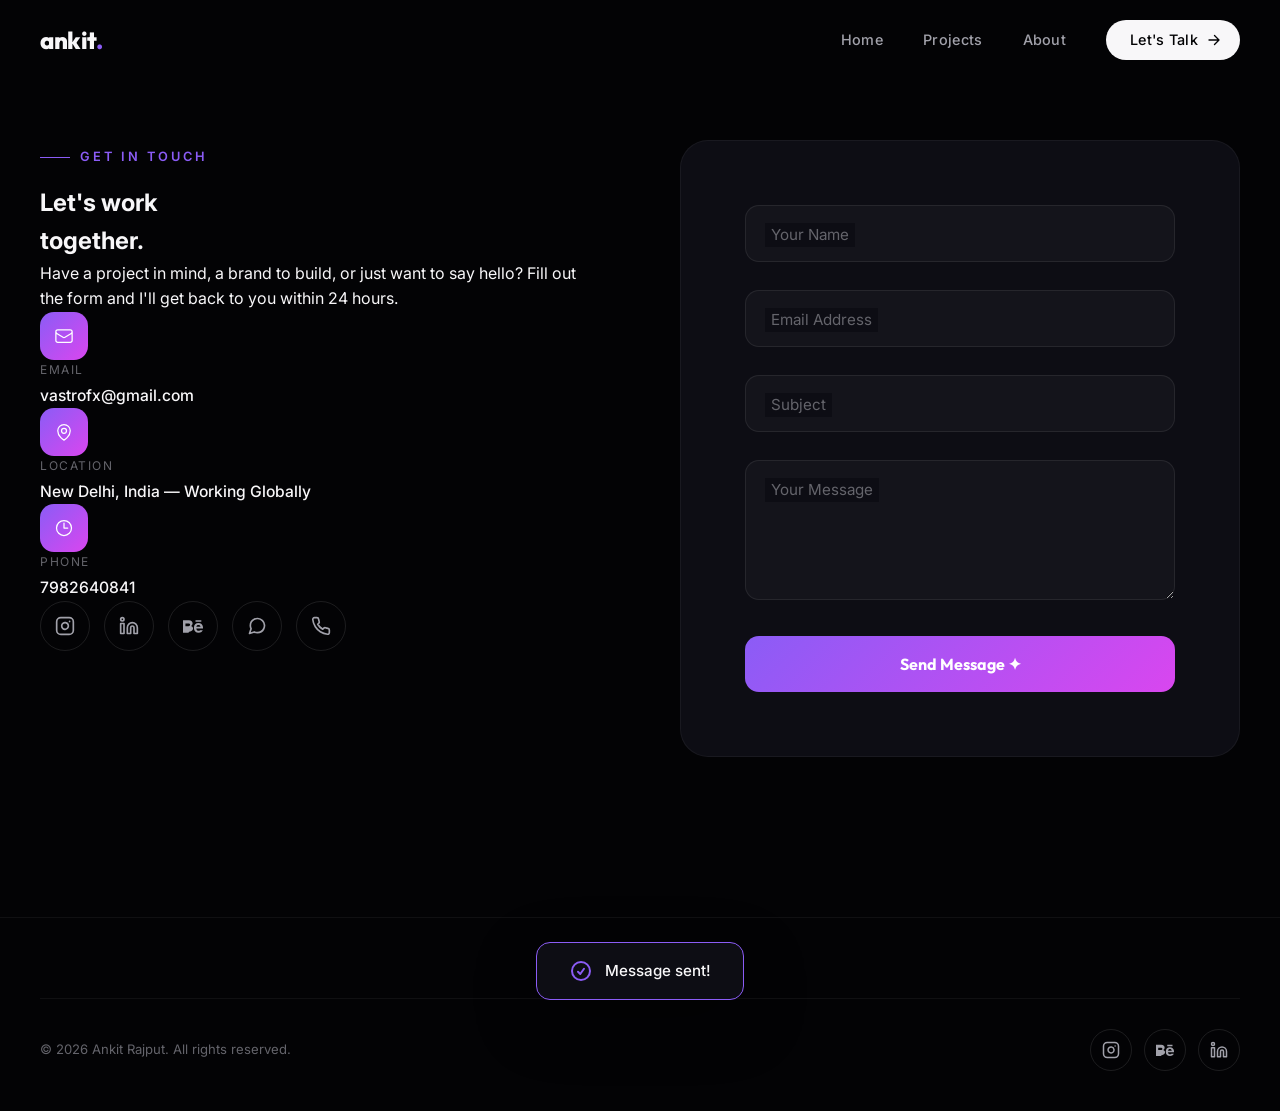
<file: contact.html>
<!DOCTYPE html>
<html lang="en">

<head>
    <meta charset="UTF-8">
    <meta name="viewport" content="width=device-width, initial-scale=1.0">
    <title>Contact — Ankit Rajput</title>
    <meta name="description"
        content="Get in touch with Ankit Rajput for graphic design, branding, and motion projects. Let's create something extraordinary together.">
    <link rel="stylesheet" href="css/style.css?v=11">
    <link rel="icon"
        href="data:image/svg+xml,<svg xmlns='http://www.w3.org/2000/svg' viewBox='0 0 100 100'><text y='80' font-size='80'>✦</text></svg>">
</head>

<body>
    <div class="page-transition-overlay"></div>

    <nav class="navbar">
        <div class="container">
            <a href="index.html" class="nav-logo">ankit<span>.</span></a>
            <div class="nav-links">
                <a href="index.html">Home</a>
                <a href="projects.html">Projects</a>
                <a href="about.html">About</a>
                <a href="contact.html" class="nav-cta active">Let's Talk
                    <svg xmlns="http://www.w3.org/2000/svg" fill="none" viewBox="0 0 24 24" stroke-width="2"
                        stroke="currentColor">
                        <path stroke-linecap="round" stroke-linejoin="round"
                            d="M4.5 12h15m0 0l-6.75-6.75M19.5 12l-6.75 6.75" />
                    </svg>
                </a>
            </div>
            <div class="hamburger"><span></span><span></span><span></span></div>
        </div>
    </nav>

    <div class="mobile-nav">
        <a href="index.html">Home</a>
        <a href="projects.html">Projects</a>
        <a href="about.html">About</a>
        <a href="contact.html" class="active">Contact</a>
    </div>

    <!-- Contact Section -->
    <section class="contact-section">
        <div class="container contact-grid">

            <!-- Left: Info -->
            <div class="contact-info reveal-left">
                <span class="section-label">Get in Touch</span>
                <h1>Let's work<br><span>together.</span></h1>
                <p>Have a project in mind, a brand to build, or just want to say hello? Fill out the form and I'll get
                    back to you within 24 hours.</p>

                <div class="contact-details">
                    <div class="contact-detail-item">
                        <div class="contact-detail-icon">
                            <svg xmlns="http://www.w3.org/2000/svg" fill="none" viewBox="0 0 24 24" stroke-width="1.5"
                                stroke="currentColor">
                                <path stroke-linecap="round" stroke-linejoin="round"
                                    d="M21.75 6.75v10.5a2.25 2.25 0 01-2.25 2.25h-15a2.25 2.25 0 01-2.25-2.25V6.75m19.5 0A2.25 2.25 0 0019.5 4.5h-15a2.25 2.25 0 00-2.25 2.25m19.5 0v.243a2.25 2.25 0 01-1.07 1.916l-7.5 4.615a2.25 2.25 0 01-2.36 0L3.32 8.91a2.25 2.25 0 01-1.07-1.916V6.75" />
                            </svg>
                        </div>
                        <div class="contact-detail-text">
                            <div class="label">Email</div>
                            <div class="value">vastrofx@gmail.com</div>
                        </div>
                    </div>
                    <div class="contact-detail-item">
                        <div class="contact-detail-icon">
                            <svg xmlns="http://www.w3.org/2000/svg" fill="none" viewBox="0 0 24 24" stroke-width="1.5"
                                stroke="currentColor">
                                <path stroke-linecap="round" stroke-linejoin="round"
                                    d="M15 10.5a3 3 0 11-6 0 3 3 0 016 0z" />
                                <path stroke-linecap="round" stroke-linejoin="round"
                                    d="M19.5 10.5c0 7.142-7.5 11.25-7.5 11.25S4.5 17.642 4.5 10.5a7.5 7.5 0 1115 0z" />
                            </svg>
                        </div>
                        <div class="contact-detail-text">
                            <div class="label">Location</div>
                            <div class="value">New Delhi, India — Working Globally</div>
                        </div>
                    </div>
                    <div class="contact-detail-item">
                        <div class="contact-detail-icon">
                            <svg xmlns="http://www.w3.org/2000/svg" fill="none" viewBox="0 0 24 24" stroke-width="1.5"
                                stroke="currentColor">
                                <path stroke-linecap="round" stroke-linejoin="round"
                                    d="M12 6v6h4.5m4.5 0a9 9 0 11-18 0 9 9 0 0118 0z" />
                            </svg>
                        </div>
                        <div class="contact-detail-text">
                            <div class="label">Phone</div>
                            <div class="value">7982640841</div>
                        </div>
                    </div>
                </div>

                <div class="about-social">
                    <a href="https://www.instagram.com/pixcrew_?utm_source=ig_web_button_share_sheet&igsh=ZDNlZDc0MzIxNw==" class="social-icon" aria-label="Instagram" target="_blank">
                        <svg xmlns="http://www.w3.org/2000/svg" width="20" height="20" viewBox="0 0 24 24" fill="none"
                            stroke="currentColor" stroke-width="2" stroke-linecap="round" stroke-linejoin="round">
                            <rect x="2" y="2" width="20" height="20" rx="5" />
                            <path d="M16 11.37A4 4 0 1112.63 8 4 4 0 0116 11.37z" />
                            <line x1="17.5" y1="6.5" x2="17.51" y2="6.5" />
                        </svg>
                    </a>
                    <a href="https://www.linkedin.com/in/ankit-rajput-8864b536a?utm_source=share_via&utm_content=profile&utm_medium=member_android" class="social-icon" aria-label="LinkedIn" target="_blank">
                        <svg xmlns="http://www.w3.org/2000/svg" width="20" height="20" viewBox="0 0 24 24" fill="none"
                            stroke="currentColor" stroke-width="2" stroke-linecap="round" stroke-linejoin="round">
                            <path d="M16 8a6 6 0 016 6v7h-4v-7a2 2 0 00-4 0v7h-4v-7a6 6 0 016-6z" />
                            <rect x="2" y="9" width="4" height="12" />
                            <circle cx="4" cy="4" r="2" />
                        </svg>
                    </a>
                    <a href="https://www.behance.net/ankitrajput134" class="social-icon" aria-label="Behance" target="_blank">
                        <svg xmlns="http://www.w3.org/2000/svg" width="20" height="20" viewBox="0 0 24 24"
                            fill="currentColor">
                            <path
                                d="M22 7h-7V5h7v2zm1.726 10c-.442 1.297-2.029 3-5.101 3-3.074 0-5.564-1.729-5.564-5.675 0-3.91 2.325-5.92 5.466-5.92 3.082 0 4.964 1.782 5.375 4.426.078.506.109 1.188.095 2.14H15.97c.13 3.211 3.483 3.312 4.588 2.029h3.168zm-7.686-4h4.965c-.105-1.547-1.136-2.219-2.477-2.219-1.466 0-2.277.768-2.488 2.219zm-9.574 6.988H0V5.021h6.953c5.476.081 5.58 5.444 2.72 6.906 3.461 1.26 3.577 6.053-2.207 7.061zM2.928 8.986v3.164h3.61c1.14 0 1.996-.637 1.996-1.588 0-1.607-1.256-1.576-1.996-1.576H2.928zm3.61 9.017H2.928v-3.832h3.61c1.798 0 2.338.921 2.338 1.852 0 1.947-1.451 1.98-2.338 1.98z" />
                        </svg>
                    </a>
                    <a href="https://wa.me/917982640841?text=Hi%20Ankit,%20I'm%20interested%20in%20your%20design%20services" class="social-icon" aria-label="WhatsApp" target="_blank">
                        <svg xmlns="http://www.w3.org/2000/svg" width="20" height="20" viewBox="0 0 24 24" fill="none" stroke="currentColor" stroke-width="2" stroke-linecap="round" stroke-linejoin="round">
                            <path d="M21 11.5a8.38 8.38 0 0 1-.9 3.8 8.5 8.5 0 0 1-7.6 4.7 8.38 8.38 0 0 1-3.8-.9L3 21l1.9-5.7a8.38 8.38 0 0 1-.9-3.8 8.5 8.5 0 0 1 4.7-7.6 8.38 8.38 0 0 1 3.8-.9h.5a8.48 8.48 0 0 1 8 8v.5z"></path>
                        </svg>
                    </a>
                    <a href="tel:+917982640841" class="social-icon" aria-label="Call">
                        <svg xmlns="http://www.w3.org/2000/svg" width="20" height="20" viewBox="0 0 24 24" fill="none" stroke="currentColor" stroke-width="2" stroke-linecap="round" stroke-linejoin="round">
                            <path d="M22 16.92v3a2 2 0 0 1-2.18 2 19.79 19.79 0 0 1-8.63-3.07 19.5 19.5 0 0 1-6-6 19.79 19.79 0 0 1-3.07-8.67A2 2 0 0 1 4.11 2h3a2 2 0 0 1 2 1.72 12.84 12.84 0 0 0 .7 2.81 2 2 0 0 1-.45 2.11L8.09 9.91a16 16 0 0 0 6 6l1.27-1.27a2 2 0 0 1 2.11-.45 12.84 12.84 0 0 0 2.81.7A2 2 0 0 1 22 16.92z"></path>
                        </svg>
                    </a>
                </div>
            </div>

            <!-- Right: Form -->
            <div class="contact-form-card reveal-right">
                <iframe name="hidden_iframe" id="hidden_iframe" style="display:none;" onload="if(this.submitted) { document.getElementById('toast').classList.add('visible'); setTimeout(() => document.getElementById('toast').classList.remove('visible'), 4000); document.getElementById('contactForm').reset(); document.querySelector('.submit-btn').innerHTML = 'Send Message ✦'; document.querySelector('.submit-btn').disabled = false; }"></iframe>
                <form id="contactForm" action="https://formsubmit.co/vastrofx@gmail.com" method="POST" target="hidden_iframe" novalidate onsubmit="document.getElementById('hidden_iframe').submitted = true;">
                    <!-- FormSubmit specific fields -->
                    <input type="hidden" name="_subject" value="New Inquiry from Portfolio">
                    <input type="hidden" name="_captcha" value="false">
                    
                    <div class="form-group">
                        <input type="text" id="name" name="name" placeholder=" " required>
                        <label for="name">Your Name</label>
                        <div class="error-msg">Please enter your name.</div>
                    </div>
                    <div class="form-group">
                        <input type="email" id="email" name="email" placeholder=" " required>
                        <label for="email">Email Address</label>
                        <div class="error-msg">Please enter a valid email.</div>
                    </div>
                    <div class="form-group">
                        <input type="text" id="subject" name="_custom_subject" placeholder=" " required>
                        <label for="subject">Subject</label>
                        <div class="error-msg">Please enter a subject.</div>
                    </div>
                    <div class="form-group">
                        <textarea id="message" name="message" rows="5" placeholder=" " required></textarea>
                        <label for="message">Your Message</label>
                        <div class="error-msg">Please enter your message.</div>
                    </div>
                    <button type="submit" class="submit-btn">Send Message ✦</button>
                </form>
            </div>

        </div>
    </section>

    <!-- Toast -->
    <div class="toast" id="toast">
        <svg class="toast-icon" xmlns="http://www.w3.org/2000/svg" fill="none" viewBox="0 0 24 24" stroke-width="2"
            stroke="currentColor">
            <path stroke-linecap="round" stroke-linejoin="round"
                d="M9 12.75L11.25 15 15 9.75M21 12a9 9 0 11-18 0 9 9 0 0118 0z" />
        </svg>
        <span class="toast-message">Message sent!</span>
    </div>

    <footer class="footer">
        <div class="container">
            <div class="footer-bottom">
                <p>© 2026 Ankit Rajput. All rights reserved.</p>
                <div class="footer-social">
                    <a href="https://www.instagram.com/pixcrew_?utm_source=ig_web_button_share_sheet&igsh=ZDNlZDc0MzIxNw==" aria-label="Instagram" target="_blank"><svg xmlns="http://www.w3.org/2000/svg" width="18" height="18"
                            viewBox="0 0 24 24" fill="none" stroke="currentColor" stroke-width="2"
                            stroke-linecap="round" stroke-linejoin="round">
                            <rect x="2" y="2" width="20" height="20" rx="5" />
                            <path d="M16 11.37A4 4 0 1112.63 8 4 4 0 0116 11.37z" />
                            <line x1="17.5" y1="6.5" x2="17.51" y2="6.5" />
                        </svg></a>
                    <a href="https://www.behance.net/ankitrajput134" aria-label="Behance" target="_blank"><svg xmlns="http://www.w3.org/2000/svg" width="18" height="18"
                            viewBox="0 0 24 24" fill="currentColor">
                            <path
                                d="M22 7h-7V5h7v2zm1.726 10c-.442 1.297-2.029 3-5.101 3-3.074 0-5.564-1.729-5.564-5.675 0-3.91 2.325-5.92 5.466-5.92 3.082 0 4.964 1.782 5.375 4.426.078.506.109 1.188.095 2.14H15.97c.13 3.211 3.483 3.312 4.588 2.029h3.168zm-7.686-4h4.965c-.105-1.547-1.136-2.219-2.477-2.219-1.466 0-2.277.768-2.488 2.219zm-9.574 6.988H0V5.021h6.953c5.476.081 5.58 5.444 2.72 6.906 3.461 1.26 3.577 6.053-2.207 7.061zM2.928 8.986v3.164h3.61c1.14 0 1.996-.637 1.996-1.588 0-1.607-1.256-1.576-1.996-1.576H2.928zm3.61 9.017H2.928v-3.832h3.61c1.798 0 2.338.921 2.338 1.852 0 1.947-1.451 1.98-2.338 1.98z" />
                        </svg></a>
                    <a href="https://www.linkedin.com/in/ankit-rajput-8864b536a?utm_source=share_via&utm_content=profile&utm_medium=member_android" aria-label="LinkedIn" target="_blank"><svg xmlns="http://www.w3.org/2000/svg" width="18" height="18"
                            viewBox="0 0 24 24" fill="none" stroke="currentColor" stroke-width="2"
                            stroke-linecap="round" stroke-linejoin="round">
                            <path d="M16 8a6 6 0 016 6v7h-4v-7a2 2 0 00-4 0v7h-4v-7a6 6 0 016-6z" />
                            <rect x="2" y="9" width="4" height="12" />
                            <circle cx="4" cy="4" r="2" />
                        </svg></a>
                </div>
            </div>
        </div>
    </footer>

    <button class="back-to-top" aria-label="Back to top"><svg xmlns="http://www.w3.org/2000/svg" fill="none"
            viewBox="0 0 24 24" stroke-width="2.5" stroke="currentColor">
            <path stroke-linecap="round" stroke-linejoin="round" d="M4.5 15.75l7.5-7.5 7.5 7.5" />
        </svg></button>

    <script src="js/main.js"></script>
</body>

</html>
</file>
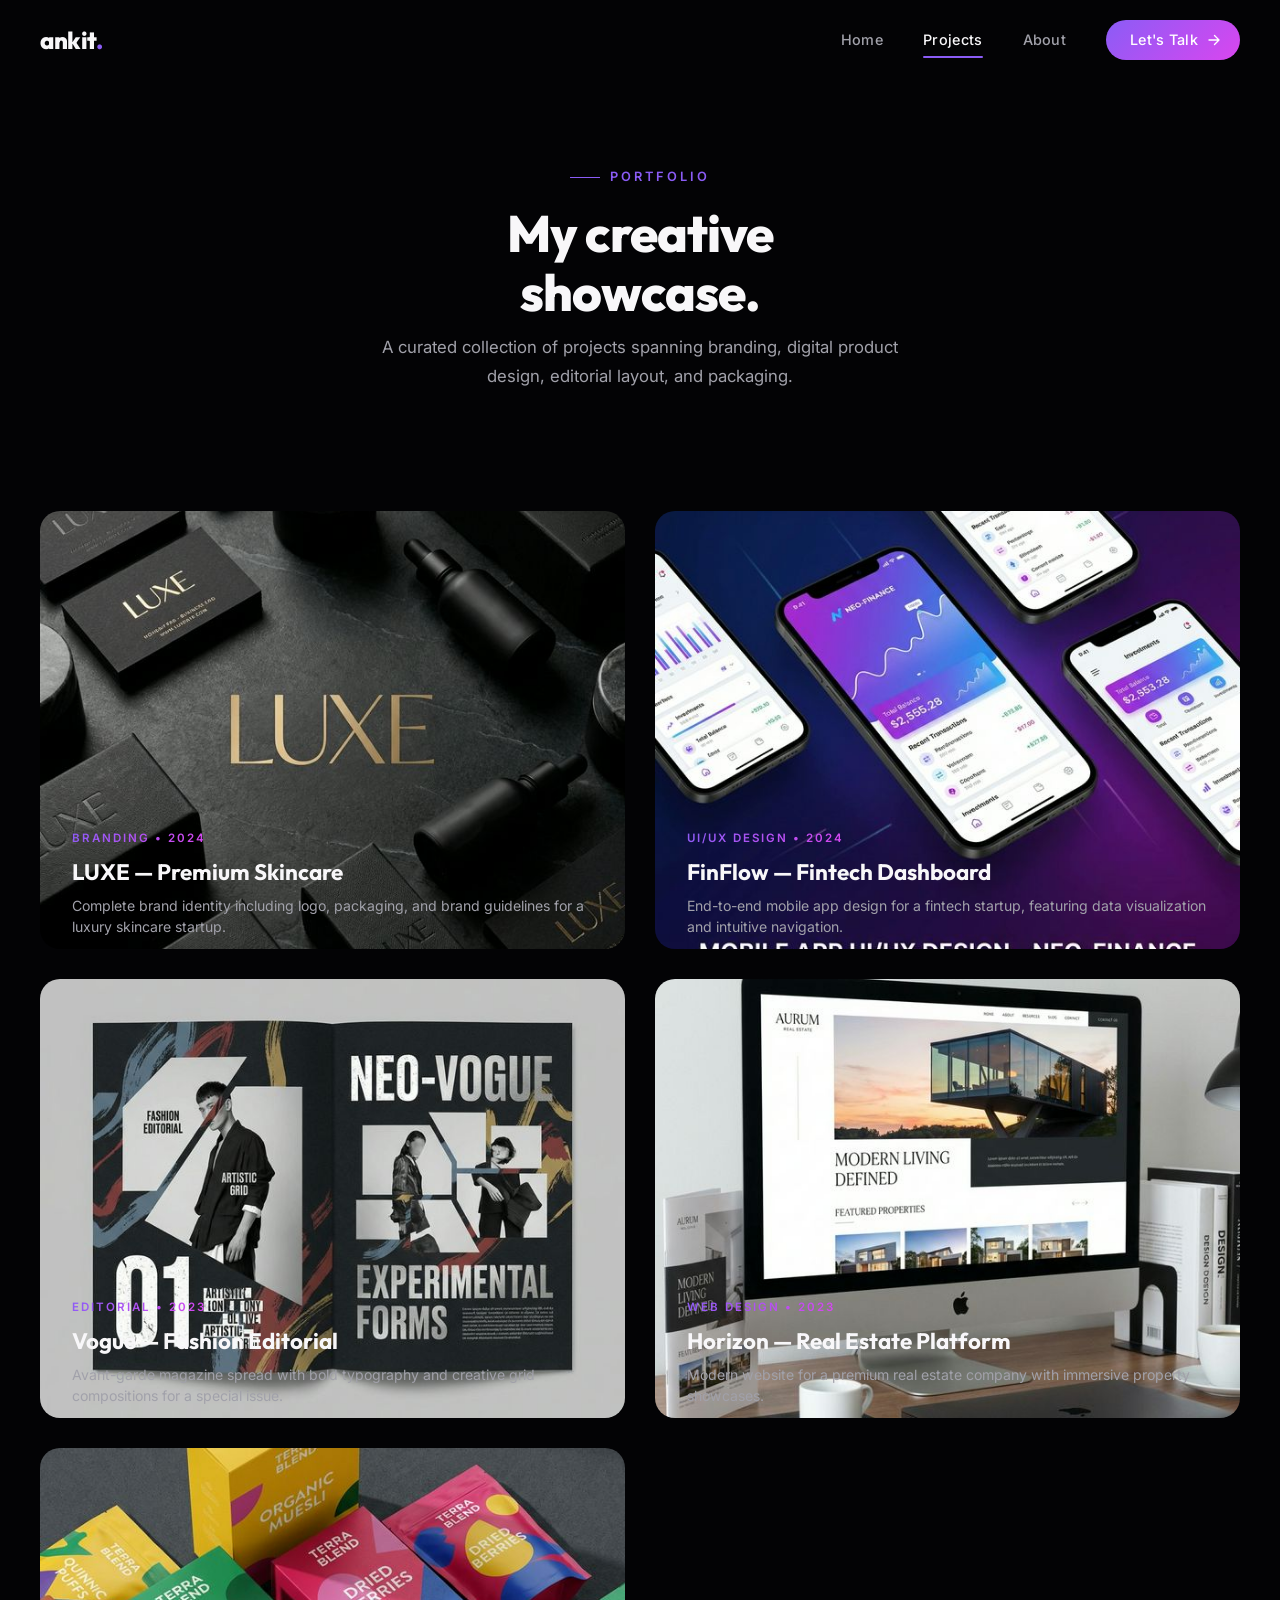
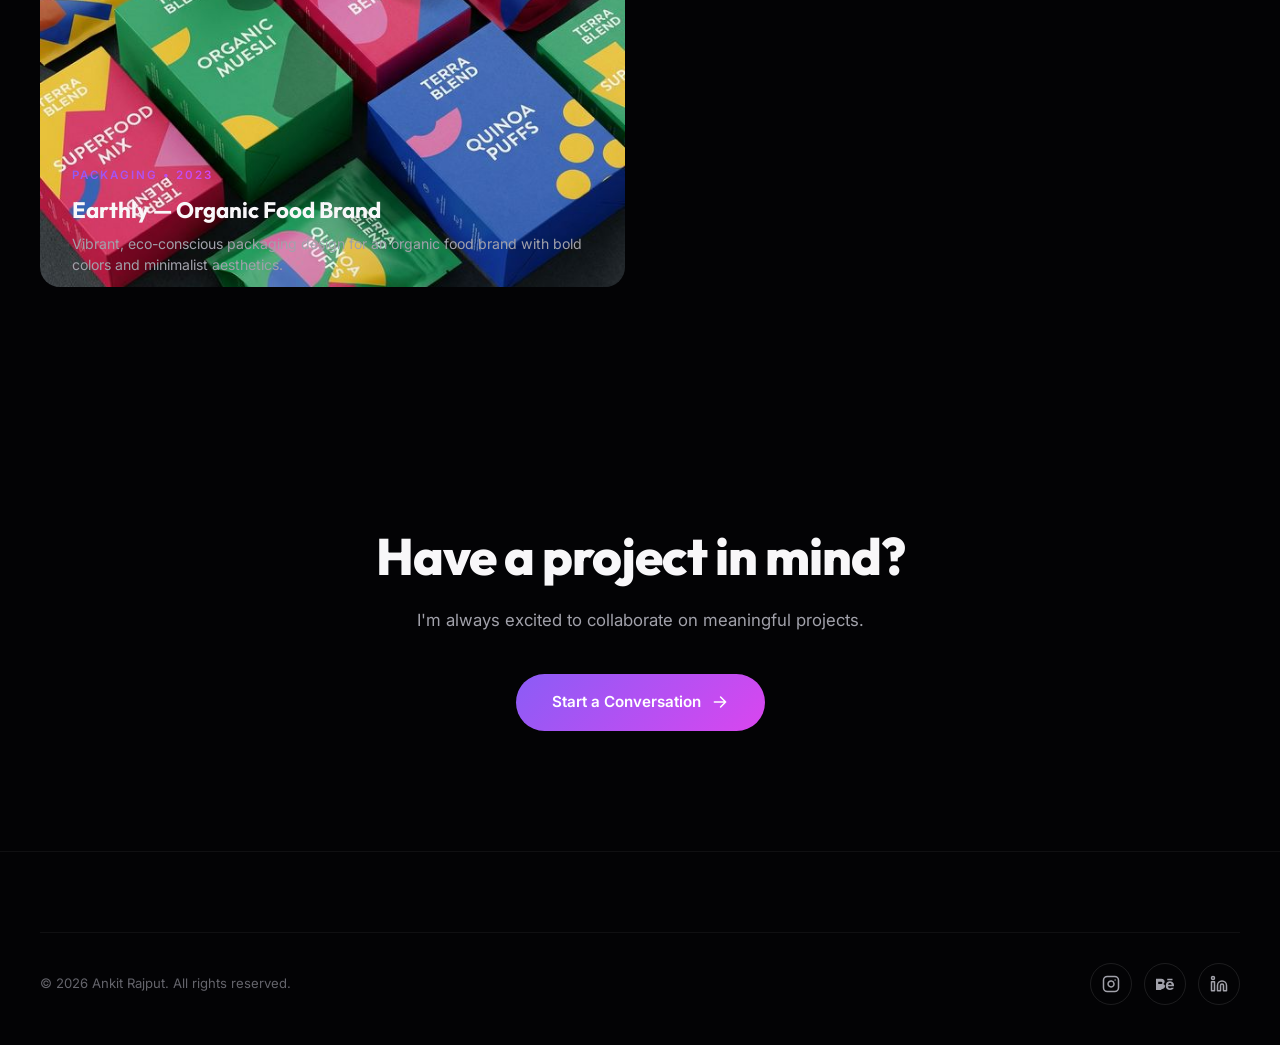
<file: projects.html>
<!DOCTYPE html>
<html lang="en">

<head>
    <meta charset="UTF-8">
    <meta name="viewport" content="width=device-width, initial-scale=1.0">
    <title>Projects — Ankit Rajput</title>
    <meta name="description"
        content="Explore Ankit Rajput's design portfolio — branding, social media, video editing, and digital experiences.">
    <link rel="stylesheet" href="css/style.css?v=2">
    <link rel="icon"
        href="data:image/svg+xml,<svg xmlns='http://www.w3.org/2000/svg' viewBox='0 0 100 100'><text y='80' font-size='80'>✦</text></svg>">
</head>

<body>
    <div class="page-transition-overlay"></div>

    <nav class="navbar">
        <div class="container">
            <a href="index.html" class="nav-logo">ankit<span>.</span></a>
            <div class="nav-links">
                <a href="index.html">Home</a>
                <a href="projects.html" class="active">Projects</a>
                <a href="about.html">About</a>
                <a href="contact.html" class="nav-cta">Let's Talk
                    <svg xmlns="http://www.w3.org/2000/svg" fill="none" viewBox="0 0 24 24" stroke-width="2"
                        stroke="currentColor">
                        <path stroke-linecap="round" stroke-linejoin="round"
                            d="M4.5 12h15m0 0l-6.75-6.75M19.5 12l-6.75 6.75" />
                    </svg>
                </a>
            </div>
            <div class="hamburger"><span></span><span></span><span></span></div>
        </div>
    </nav>

    <div class="mobile-nav">
        <a href="index.html">Home</a>
        <a href="projects.html" class="active">Projects</a>
        <a href="about.html">About</a>
        <a href="contact.html">Contact</a>
    </div>

    <section class="page-header">
        <div class="container">
            <span class="section-label reveal">Portfolio</span>
            <h1 class="section-title reveal delay-1">My creative<br>showcase.</h1>
            <p class="section-subtitle reveal delay-2">A curated collection of projects spanning branding, digital
                product design, editorial layout, and packaging.</p>
        </div>
    </section>

    <section class="section" style="padding-top: 0;">
        <div class="container">
            <div class="projects-grid stagger-children">
                <div class="project-showcase-card" data-category="branding">
                    <img src="assets/images/project-branding.png" alt="LUXE Brand Identity" class="card-img">
                    <div class="card-overlay"></div>
                    <div class="card-content">
                        <div class="card-category">Branding • 2024</div>
                        <h3 class="card-title">LUXE — Premium Skincare</h3>
                        <p class="card-desc">Complete brand identity including logo, packaging, and brand guidelines for
                            a luxury skincare startup.</p>
                    </div>
                    <div class="card-arrow"><svg xmlns="http://www.w3.org/2000/svg" fill="none" viewBox="0 0 24 24"
                            stroke-width="2" stroke="currentColor">
                            <path stroke-linecap="round" stroke-linejoin="round"
                                d="M4.5 19.5l15-15m0 0H8.25m11.25 0v11.25" />
                        </svg></div>
                </div>

                <div class="project-showcase-card" data-category="uiux">
                    <img src="assets/images/project-appdesign.png" alt="FinFlow App" class="card-img">
                    <div class="card-overlay"></div>
                    <div class="card-content">
                        <div class="card-category">UI/UX Design • 2024</div>
                        <h3 class="card-title">FinFlow — Fintech Dashboard</h3>
                        <p class="card-desc">End-to-end mobile app design for a fintech startup, featuring data
                            visualization and intuitive navigation.</p>
                    </div>
                    <div class="card-arrow"><svg xmlns="http://www.w3.org/2000/svg" fill="none" viewBox="0 0 24 24"
                            stroke-width="2" stroke="currentColor">
                            <path stroke-linecap="round" stroke-linejoin="round"
                                d="M4.5 19.5l15-15m0 0H8.25m11.25 0v11.25" />
                        </svg></div>
                </div>

                <div class="project-showcase-card" data-category="editorial">
                    <img src="assets/images/project-editorial.png" alt="Editorial Design" class="card-img">
                    <div class="card-overlay"></div>
                    <div class="card-content">
                        <div class="card-category">Editorial • 2023</div>
                        <h3 class="card-title">Vogue — Fashion Editorial</h3>
                        <p class="card-desc">Avant-garde magazine spread with bold typography and creative grid
                            compositions for a special issue.</p>
                    </div>
                    <div class="card-arrow"><svg xmlns="http://www.w3.org/2000/svg" fill="none" viewBox="0 0 24 24"
                            stroke-width="2" stroke="currentColor">
                            <path stroke-linecap="round" stroke-linejoin="round"
                                d="M4.5 19.5l15-15m0 0H8.25m11.25 0v11.25" />
                        </svg></div>
                </div>

                <div class="project-showcase-card" data-category="web">
                    <img src="assets/images/project-webdesign.png" alt="Horizon Real Estate" class="card-img">
                    <div class="card-overlay"></div>
                    <div class="card-content">
                        <div class="card-category">Web Design • 2023</div>
                        <h3 class="card-title">Horizon — Real Estate Platform</h3>
                        <p class="card-desc">Modern website for a premium real estate company with immersive property
                            showcases.</p>
                    </div>
                    <div class="card-arrow"><svg xmlns="http://www.w3.org/2000/svg" fill="none" viewBox="0 0 24 24"
                            stroke-width="2" stroke="currentColor">
                            <path stroke-linecap="round" stroke-linejoin="round"
                                d="M4.5 19.5l15-15m0 0H8.25m11.25 0v11.25" />
                        </svg></div>
                </div>

                <div class="project-showcase-card" data-category="packaging">
                    <img src="assets/images/project-packaging.png" alt="Earthly Organics" class="card-img">
                    <div class="card-overlay"></div>
                    <div class="card-content">
                        <div class="card-category">Packaging • 2023</div>
                        <h3 class="card-title">Earthly — Organic Food Brand</h3>
                        <p class="card-desc">Vibrant, eco-conscious packaging design for an organic food brand with bold
                            colors and minimalist aesthetics.</p>
                    </div>
                    <div class="card-arrow"><svg xmlns="http://www.w3.org/2000/svg" fill="none" viewBox="0 0 24 24"
                            stroke-width="2" stroke="currentColor">
                            <path stroke-linecap="round" stroke-linejoin="round"
                                d="M4.5 19.5l15-15m0 0H8.25m11.25 0v11.25" />
                        </svg></div>
                </div>
            </div>
        </div>
    </section>

    <section class="section" style="text-align: center;">
        <div class="container">
            <div class="reveal">
                <h2 class="section-title">Have a project in mind?</h2>
                <p class="section-subtitle" style="margin: 0 auto 40px;">I'm always excited to collaborate on meaningful
                    projects.</p>
                <a href="contact.html" class="btn-primary">Start a Conversation
                    <svg xmlns="http://www.w3.org/2000/svg" fill="none" viewBox="0 0 24 24" stroke-width="2"
                        stroke="currentColor">
                        <path stroke-linecap="round" stroke-linejoin="round"
                            d="M4.5 12h15m0 0l-6.75-6.75M19.5 12l-6.75 6.75" />
                    </svg>
                </a>
            </div>
        </div>
    </section>

    <footer class="footer">
        <div class="container">
            <div class="footer-bottom">
                <p>© 2026 Ankit Rajput. All rights reserved.</p>
                <div class="footer-social">
                    <a href="https://www.instagram.com/pixcrew_?utm_source=ig_web_button_share_sheet&igsh=ZDNlZDc0MzIxNw==" aria-label="Instagram" target="_blank"><svg xmlns="http://www.w3.org/2000/svg" width="18" height="18"
                            viewBox="0 0 24 24" fill="none" stroke="currentColor" stroke-width="2"
                            stroke-linecap="round" stroke-linejoin="round">
                            <rect x="2" y="2" width="20" height="20" rx="5" />
                            <path d="M16 11.37A4 4 0 1112.63 8 4 4 0 0116 11.37z" />
                            <line x1="17.5" y1="6.5" x2="17.51" y2="6.5" />
                        </svg></a>
                    <a href="https://www.behance.net/ankitrajput134" aria-label="Behance" target="_blank"><svg xmlns="http://www.w3.org/2000/svg" width="18" height="18"
                            viewBox="0 0 24 24" fill="currentColor">
                            <path
                                d="M22 7h-7V5h7v2zm1.726 10c-.442 1.297-2.029 3-5.101 3-3.074 0-5.564-1.729-5.564-5.675 0-3.91 2.325-5.92 5.466-5.92 3.082 0 4.964 1.782 5.375 4.426.078.506.109 1.188.095 2.14H15.97c.13 3.211 3.483 3.312 4.588 2.029h3.168zm-7.686-4h4.965c-.105-1.547-1.136-2.219-2.477-2.219-1.466 0-2.277.768-2.488 2.219zm-9.574 6.988H0V5.021h6.953c5.476.081 5.58 5.444 2.72 6.906 3.461 1.26 3.577 6.053-2.207 7.061zM2.928 8.986v3.164h3.61c1.14 0 1.996-.637 1.996-1.588 0-1.607-1.256-1.576-1.996-1.576H2.928zm3.61 9.017H2.928v-3.832h3.61c1.798 0 2.338.921 2.338 1.852 0 1.947-1.451 1.98-2.338 1.98z" />
                        </svg></a>
                    <a href="https://www.linkedin.com/in/ankit-rajput-8864b536a?utm_source=share_via&utm_content=profile&utm_medium=member_android" aria-label="LinkedIn" target="_blank"><svg xmlns="http://www.w3.org/2000/svg" width="18" height="18"
                            viewBox="0 0 24 24" fill="none" stroke="currentColor" stroke-width="2"
                            stroke-linecap="round" stroke-linejoin="round">
                            <path d="M16 8a6 6 0 016 6v7h-4v-7a2 2 0 00-4 0v7h-4v-7a6 6 0 016-6z" />
                            <rect x="2" y="9" width="4" height="12" />
                            <circle cx="4" cy="4" r="2" />
                        </svg></a>
                </div>
            </div>
        </div>
    </footer>

    <button class="back-to-top" aria-label="Back to top"><svg xmlns="http://www.w3.org/2000/svg" fill="none"
            viewBox="0 0 24 24" stroke-width="2.5" stroke="currentColor">
            <path stroke-linecap="round" stroke-linejoin="round" d="M4.5 15.75l7.5-7.5 7.5 7.5" />
        </svg></button>

    <script src="js/main.js"></script>
</body>

</html>
</file>
<file: css/style.css>
@import url('https://fonts.googleapis.com/css2?family=Inter:wght@300;400;500;600&family=Outfit:wght@400;500;600;700;800;900&display=swap');

/* --- CSS Variables --- */
:root {
  --bg-primary: #030305;
  --bg-secondary: #0a0a0f;
  --bg-card: #0d0d14;
  --bg-card-hover: #13131c;
  --text-primary: #f8f7f9;
  --text-secondary: #a1a1aa;
  --text-muted: #64646b;
  --accent: #8b5cf6;
  --accent-dark: #6d28d9;
  --accent-glow: rgba(139, 92, 246, 0.15);
  --accent-gradient: linear-gradient(135deg, #8b5cf6, #d946ef);
  --font-body: 'Inter', sans-serif;
  --font-display: 'Outfit', sans-serif;
  --radius-sm: 8px;
  --radius-md: 14px;
  --radius-lg: 20px;
  --radius-xl: 28px;
  --radius-full: 100px;
  --transition-fast: 0.2s cubic-bezier(0.4, 0, 0.2, 1);
  --transition-base: 0.4s cubic-bezier(0.4, 0, 0.2, 1);
  --transition-slow: 0.7s cubic-bezier(0.16, 1, 0.3, 1);
  --transition-spring: 0.6s cubic-bezier(0.34, 1.56, 0.64, 1);
  --ease-out-expo: cubic-bezier(0.16, 1, 0.3, 1);
  --container-width: 1340px;
  --header-height: 80px;
}

/* --- Reset & Base --- */
*,
*::before,
*::after {
  margin: 0;
  padding: 0;
  box-sizing: border-box;
}

html {
  scroll-behavior: smooth;
  font-size: 16px;
  -webkit-font-smoothing: antialiased;
  -moz-osx-font-smoothing: grayscale;
}

body {
  font-family: var(--font-body);
  background: var(--bg-primary);
  color: var(--text-primary);
  line-height: 1.6;
  overflow-x: hidden;
  min-height: 100vh;
}

a {
  text-decoration: none;
  color: inherit;
  transition: color var(--transition-fast);
}

img {
  max-width: 100%;
  display: block;
}

ul,
ol {
  list-style: none;
}

button,
input,
textarea,
select {
  font-family: inherit;
  font-size: inherit;
  color: inherit;
  border: none;
  outline: none;
  background: none;
}

.container {
  width: 100%;
  max-width: var(--container-width);
  margin: 0 auto;
  padding: 0 40px;
}

/* --- Page Transition --- */
.page-transition-overlay {
  position: fixed;
  top: 0;
  left: 0;
  width: 100%;
  height: 100%;
  background: rgba(10, 10, 10, 1);
  z-index: 10000;
  opacity: 0;
  pointer-events: none;
  will-change: opacity;
  transform: translateZ(0);
  backface-visibility: hidden;
  -webkit-backface-visibility: hidden;
}

body.page-entering .page-transition-overlay {
  pointer-events: all;
  animation: pageFadeIn 0.3s cubic-bezier(0.4, 0, 0.2, 1) forwards;
}

body.page-leaving .page-transition-overlay {
  animation: pageFadeOut 0.25s cubic-bezier(0.4, 0, 0.2, 1) forwards;
}

@keyframes pageFadeIn {
  0% {
    opacity: 0;
  }

  100% {
    opacity: 1;
  }
}

@keyframes pageFadeOut {
  0% {
    opacity: 1;
  }

  100% {
    opacity: 0;
  }
}

/* ========================================
   NAVIGATION
   ======================================== */
.navbar {
  position: fixed;
  top: 0;
  left: 0;
  width: 100%;
  height: var(--header-height);
  z-index: 1000;
  transition: background-color var(--transition-base), box-shadow var(--transition-base);
}

.navbar.scrolled {
  background: rgba(3, 3, 5, 0.85);
  backdrop-filter: blur(20px);
  -webkit-backdrop-filter: blur(20px);
  box-shadow: 0 1px 0 rgba(255, 255, 255, 0.04);
}

.navbar .container {
  display: flex;
  align-items: center;
  justify-content: space-between;
  height: 100%;
}

.nav-logo {
  font-family: var(--font-display);
  font-weight: 800;
  font-size: 1.5rem;
  letter-spacing: -0.5px;
  color: var(--text-primary);
  transition: transform var(--transition-spring);
}

.nav-logo:hover {
  transform: scale(1.05);
}

.nav-logo span {
  color: var(--accent);
}

.nav-links {
  display: flex;
  align-items: center;
  gap: 40px;
}

.nav-links a {
  font-size: 0.9rem;
  font-weight: 500;
  color: var(--text-secondary);
  position: relative;
  padding: 4px 0;
  letter-spacing: 0.3px;
  transition: color var(--transition-fast);
}

.nav-links a::after {
  content: '';
  position: absolute;
  bottom: -2px;
  left: 0;
  width: 0;
  height: 2px;
  background: var(--accent);
  transition: width var(--transition-base);
  border-radius: 2px;
}

.nav-links a:hover,
.nav-links a.active {
  color: var(--text-primary);
}

.nav-links a:hover::after,
.nav-links a.active::after {
  width: 100%;
}

.nav-cta {
  display: inline-flex;
  align-items: center;
  justify-content: center;
  gap: 8px;
  padding: 9px 18px;
  padding-left: 24px;
  min-height: 40px;
  line-height: 1;
  background: var(--accent-gradient);
  color: #fff !important;
  font-weight: 600;
  font-size: 0.9rem;
  border-radius: var(--radius-full);
  transition: transform var(--transition-spring), box-shadow var(--transition-base), background-color var(--transition-base), color var(--transition-base);
}

.nav-cta::after {
  display: none !important;
}

.nav-cta:hover {
  transform: translateY(-2px) scale(1.03);
  box-shadow: 0 8px 30px var(--accent-glow);
  color: #fff !important;
}

.nav-cta svg {
  width: 16px;
  height: 16px;
  transition: transform var(--transition-base);
}

.nav-cta:hover svg {
  transform: translateX(3px);
}

.nav-cta.active {
  background: var(--text-primary);
  color: var(--bg-primary) !important;
}

/* Ensure nav CTA padding wins over generic nav link padding */
.nav-links .nav-cta {
  padding: 9px 18px;
  padding-left: 24px;
}

/* Hamburger */
.hamburger {
  display: none;
  flex-direction: column;
  gap: 6px;
  cursor: pointer;
  width: 28px;
  padding: 4px 0;
  z-index: 1100;
}

.hamburger span {
  display: block;
  height: 2px;
  background: var(--text-primary);
  border-radius: 2px;
  transition: transform var(--transition-base), opacity var(--transition-fast);
}

.hamburger.active span:nth-child(1) {
  transform: translateY(8px) rotate(45deg);
}

.hamburger.active span:nth-child(2) {
  opacity: 0;
}

.hamburger.active span:nth-child(3) {
  transform: translateY(-8px) rotate(-45deg);
}

/* Mobile nav */
.mobile-nav {
  position: fixed;
  top: 0;
  right: -100%;
  width: 100%;
  height: 100vh;
  background: var(--bg-secondary);
  z-index: 1050;
  display: flex;
  flex-direction: column;
  align-items: center;
  justify-content: center;
  gap: 32px;
  transition: right var(--transition-slow);
}

.mobile-nav.active {
  right: 0;
}

.mobile-nav a {
  font-family: var(--font-display);
  font-size: 2rem;
  font-weight: 700;
  color: var(--text-secondary);
  transition: color var(--transition-fast), transform var(--transition-base);
}

.mobile-nav a:hover,
.mobile-nav a.active {
  color: var(--accent);
  transform: translateX(10px);
}

/* ========================================
   SCROLL REVEAL SYSTEM
   ======================================== */
.reveal {
  opacity: 0;
  transform: translateY(50px);
  transition: opacity 0.8s var(--ease-out-expo), transform 0.8s var(--ease-out-expo);
}

.reveal.revealed {
  opacity: 1;
  transform: translateY(0);
}

.reveal-left {
  opacity: 0;
  transform: translateX(-60px);
  transition: opacity 0.8s var(--ease-out-expo), transform 0.8s var(--ease-out-expo);
}

.reveal-left.revealed {
  opacity: 1;
  transform: translateX(0);
}

.reveal-right {
  opacity: 0;
  transform: translateX(60px);
  transition: opacity 0.8s var(--ease-out-expo), transform 0.8s var(--ease-out-expo);
}

.reveal-right.revealed {
  opacity: 1;
  transform: translateX(0);
}

.reveal-scale {
  opacity: 0;
  transform: scale(0.85);
  transition: opacity 0.8s var(--ease-out-expo), transform 0.8s var(--ease-out-expo);
}

.reveal-scale.revealed {
  opacity: 1;
  transform: scale(1);
}

.stagger-children>* {
  opacity: 0;
  transform: translateY(30px);
  transition: opacity 0.6s var(--ease-out-expo), transform 0.6s var(--ease-out-expo);
}

.stagger-children.revealed>*:nth-child(1) {
  transition-delay: 0s;
}

.stagger-children.revealed>*:nth-child(2) {
  transition-delay: 0.08s;
}

.stagger-children.revealed>*:nth-child(3) {
  transition-delay: 0.16s;
}

.stagger-children.revealed>*:nth-child(4) {
  transition-delay: 0.24s;
}

.stagger-children.revealed>*:nth-child(5) {
  transition-delay: 0.32s;
}

.stagger-children.revealed>*:nth-child(6) {
  transition-delay: 0.4s;
}

.stagger-children.revealed>*:nth-child(7) {
  transition-delay: 0.48s;
}

.stagger-children.revealed>*:nth-child(8) {
  transition-delay: 0.56s;
}

.stagger-children.revealed>* {
  opacity: 1;
  transform: translateY(0);
}

/* Delay utilities */
.delay-1 {
  transition-delay: 0.1s !important;
}

.delay-2 {
  transition-delay: 0.2s !important;
}

.delay-3 {
  transition-delay: 0.3s !important;
}

.delay-4 {
  transition-delay: 0.4s !important;
}

.delay-5 {
  transition-delay: 0.5s !important;
}

/* ========================================
   HOME — HERO SECTION
   ======================================== */
.hero {
  min-height: 100vh;
  display: flex;
  align-items: center;
  position: relative;
  padding-top: var(--header-height);
  padding-bottom: 120px;
  overflow: hidden;
}

.hero-bg-grid {
  position: absolute;
  inset: 0;
  background-image:
    linear-gradient(rgba(255, 255, 255, 0.03) 1px, transparent 1px),
    linear-gradient(90deg, rgba(255, 255, 255, 0.03) 1px, transparent 1px);
  background-size: 60px 60px;
  mask-image: radial-gradient(ellipse 80% 70% at 50% 40%, black 30%, transparent 100%);
  -webkit-mask-image: radial-gradient(ellipse 80% 70% at 50% 40%, black 30%, transparent 100%);
}

.hero-glow {
  position: absolute;
  width: 600px;
  height: 600px;
  border-radius: 50%;
  background: radial-gradient(circle, var(--accent-glow) 0%, transparent 70%);
  top: 10%;
  right: -10%;
  filter: blur(80px);
  animation: glowPulse 6s ease-in-out infinite alternate;
  pointer-events: none;
}

@keyframes glowPulse {
  0% {
    opacity: 0.5;
    transform: scale(1);
  }

  100% {
    opacity: 0.8;
    transform: scale(1.15);
  }
}

.hero-content {
  position: relative;
  z-index: 2;
  max-width: 900px;
}

.hero-badge {
  display: inline-flex;
  align-items: center;
  gap: 8px;
  padding: 8px 18px;
  background: rgba(139, 92, 246, 0.08);
  border: 1px solid rgba(139, 92, 246, 0.15);
  border-radius: var(--radius-full);
  font-size: 0.8rem;
  font-weight: 500;
  color: var(--text-primary);
  margin-bottom: 32px;
  opacity: 0;
  transform: translateY(20px);
  animation: fadeInUp 0.7s var(--ease-out-expo) 0.3s forwards;
}

.hero-badge .dot {
  width: 6px;
  height: 6px;
  background: var(--accent);
  border-radius: 50%;
  animation: dotPulse 2s ease-in-out infinite;
}

@keyframes dotPulse {

  0%,
  100% {
    opacity: 1;
  }

  50% {
    opacity: 0.3;
  }
}

.hero-title {
  font-family: var(--font-display);
  font-size: clamp(3rem, 7vw, 6rem);
  font-weight: 900;
  line-height: 1.05;
  letter-spacing: -2px;
  margin-bottom: 28px;
}

.hero-title .line {
  display: block;
  overflow: hidden;
}

.hero-title .line-inner {
  display: block;
  opacity: 0;
  transform: translateY(100%);
  animation: lineReveal 1s var(--ease-out-expo) forwards;
}

.hero-title .line:nth-child(1) .line-inner {
  animation-delay: 0.5s;
}

.hero-title .line:nth-child(2) .line-inner {
  animation-delay: 0.65s;
}

.hero-title .line:nth-child(3) .line-inner {
  animation-delay: 0.8s;
}

@keyframes lineReveal {
  0% {
    opacity: 0;
    transform: translateY(100%);
  }

  100% {
    opacity: 1;
    transform: translateY(0);
  }
}

.hero-title .highlight {
  background: var(--accent-gradient);
  -webkit-background-clip: text;
  -webkit-text-fill-color: transparent;
  background-clip: text;
  position: relative;
  display: inline-block;
}

.hero-description {
  font-size: 1.15rem;
  color: var(--text-secondary);
  max-width: 520px;
  line-height: 1.7;
  margin-bottom: 40px;
  opacity: 0;
  transform: translateY(20px);
  animation: fadeInUp 0.7s var(--ease-out-expo) 1s forwards;
}

@keyframes fadeInUp {
  0% {
    opacity: 0;
    transform: translateY(20px);
  }

  100% {
    opacity: 1;
    transform: translateY(0);
  }
}

.hero-actions {
  display: flex;
  align-items: center;
  gap: 20px;
  flex-wrap: wrap;
  opacity: 0;
  transform: translateY(20px);
  animation: fadeInUp 0.7s var(--ease-out-expo) 1.15s forwards;
}

.btn-primary {
  display: inline-flex;
  align-items: center;
  gap: 10px;
  padding: 16px 36px;
  background: var(--accent-gradient);
  color: #fff;
  font-weight: 600;
  font-size: 0.95rem;
  border-radius: var(--radius-full);
  cursor: pointer;
  transition: transform var(--transition-spring), box-shadow var(--transition-base);
  position: relative;
  overflow: hidden;
}

.btn-primary::before {
  content: '';
  position: absolute;
  inset: 0;
  background: rgba(255, 255, 255, 0.25);
  transform: translateX(-100%);
  transition: transform var(--transition-base);
}

.btn-primary:hover::before {
  transform: translateX(0);
}

.btn-primary:hover {
  transform: translateY(-3px) scale(1.02);
  box-shadow: 0 12px 40px var(--accent-glow);
}

.btn-primary svg {
  width: 18px;
  height: 18px;
  transition: transform var(--transition-base);
}

.btn-primary:hover svg {
  transform: translateX(4px);
}

.btn-secondary {
  display: inline-flex;
  align-items: center;
  gap: 10px;
  padding: 16px 36px;
  background: transparent;
  color: var(--text-primary);
  font-weight: 500;
  font-size: 0.95rem;
  border: 1px solid rgba(255, 255, 255, 0.15);
  border-radius: var(--radius-full);
  cursor: pointer;
  transition: all var(--transition-base);
}

.btn-secondary:hover {
  border-color: rgba(139, 92, 246, 0.5);
  color: #fff;
  background: rgba(139, 92, 246, 0.1);
  transform: translateY(-2px);
  box-shadow: 0 4px 20px var(--accent-glow);
}

.scroll-indicator {
  position: absolute;
  bottom: 40px;
  left: 50%;
  transform: translateX(-50%);
  display: flex;
  flex-direction: column;
  align-items: center;
  gap: 8px;
  opacity: 0;
  animation: fadeInUp 0.7s var(--ease-out-expo) 1.5s forwards;
}

.scroll-indicator span {
  font-size: 0.7rem;
  text-transform: uppercase;
  letter-spacing: 2px;
  color: var(--text-muted);
}

.scroll-line {
  width: 1px;
  height: 40px;
  background: linear-gradient(to bottom, var(--accent), transparent);
  animation: scrollBounce 2s ease-in-out infinite;
}

@keyframes scrollBounce {

  0%,
  100% {
    transform: scaleY(1);
    opacity: 1;
  }

  50% {
    transform: scaleY(0.5);
    opacity: 0.4;
  }
}

/* ========================================
   HOME — FEATURED WORK SECTION
   ======================================== */
.section {
  padding: 120px 0;
  position: relative;
}

.section-label {
  display: inline-flex;
  align-items: center;
  gap: 10px;
  font-size: 0.8rem;
  text-transform: uppercase;
  letter-spacing: 3px;
  color: var(--accent);
  font-weight: 600;
  margin-bottom: 16px;
}

.section-label::before {
  content: '';
  width: 30px;
  height: 1px;
  background: var(--accent);
}

.section-title {
  font-family: var(--font-display);
  font-size: clamp(2rem, 4vw, 3.5rem);
  font-weight: 800;
  line-height: 1.15;
  letter-spacing: -1px;
  margin-bottom: 20px;
}

.section-subtitle {
  color: var(--text-secondary);
  font-size: 1.05rem;
  max-width: 550px;
  line-height: 1.7;
  margin-bottom: 60px;
}

/* Featured projects grid */
.featured-grid {
  display: grid;
  grid-template-columns: repeat(2, 1fr);
  gap: 30px;
}

.project-card {
  position: relative;
  border-radius: var(--radius-lg);
  overflow: hidden;
  cursor: pointer;
  background: var(--bg-card);
  aspect-ratio: 16 / 11;
}

.project-card:first-child {
  grid-column: 1 / -1;
  aspect-ratio: 21 / 9;
}

.project-card-img {
  width: 100%;
  height: 100%;
  object-fit: cover;
  transition: transform 0.8s var(--ease-out-expo), filter var(--transition-base);
}

.project-card:hover .project-card-img {
  transform: scale(1.08);
  filter: brightness(0.6);
}

.project-card-overlay {
  position: absolute;
  inset: 0;
  background: linear-gradient(to top, rgba(0, 0, 0, 0.8) 0%, transparent 60%);
  display: flex;
  flex-direction: column;
  justify-content: flex-end;
  padding: 32px;
  opacity: 0;
  transition: opacity var(--transition-base);
}

.project-card:hover .project-card-overlay {
  opacity: 1;
}

.project-card-tag {
  display: inline-block;
  padding: 5px 14px;
  background: var(--accent-gradient);
  color: #fff;
  font-size: 0.72rem;
  font-weight: 600;
  text-transform: uppercase;
  letter-spacing: 1px;
  border-radius: var(--radius-full);
  margin-bottom: 12px;
  width: fit-content;
  transform: translateY(20px);
  transition: transform var(--transition-base);
}

.project-card:hover .project-card-tag {
  transform: translateY(0);
}

.project-card-title {
  font-family: var(--font-display);
  font-size: 1.5rem;
  font-weight: 700;
  margin-bottom: 6px;
  transform: translateY(20px);
  transition: transform var(--transition-base) 0.05s;
}

.project-card:hover .project-card-title {
  transform: translateY(0);
}

.project-card-year {
  font-size: 0.85rem;
  color: var(--text-muted);
  transform: translateY(20px);
  transition: transform var(--transition-base) 0.1s;
}

.project-card:hover .project-card-year {
  transform: translateY(0);
}

.project-card-arrow {
  position: absolute;
  top: 24px;
  right: 24px;
  width: 48px;
  height: 48px;
  border-radius: 50%;
  background: var(--accent-gradient);
  display: flex;
  align-items: center;
  justify-content: center;
  opacity: 0;
  transform: scale(0.5) rotate(-45deg);
  transition: opacity var(--transition-base), transform var(--transition-spring);
}

.project-card:hover .project-card-arrow {
  opacity: 1;
  transform: scale(1) rotate(0deg);
}

.project-card-arrow svg {
  width: 20px;
  height: 20px;
  color: #fff;
}

/* ========================================
   HOME — MARQUEE TICKER
   ======================================== */
.marquee-section {
  padding: 60px 0;
  overflow: hidden;
  border-top: 1px solid rgba(255, 255, 255, 0.05);
  border-bottom: 1px solid rgba(255, 255, 255, 0.05);
  position: relative;
}

.marquee-track {
  display: flex;
  animation: marqueeScroll 25s linear infinite;
  width: max-content;
}

@keyframes marqueeScroll {
  0% {
    transform: translateX(0);
  }

  100% {
    transform: translateX(-50%);
  }
}

.marquee-item {
  display: flex;
  align-items: center;
  gap: 40px;
  padding: 0 40px;
  white-space: nowrap;
}

.marquee-item span {
  font-family: var(--font-display);
  font-size: clamp(1.5rem, 3vw, 2.5rem);
  font-weight: 700;
  color: var(--text-primary);
  opacity: 0.4;
  transition: opacity var(--transition-base), color var(--transition-base);
}

.marquee-item span:hover {
  opacity: 1;
  color: var(--accent);
}

.marquee-item .dot-sep {
  width: 8px;
  height: 8px;
  background: var(--accent-gradient);
  border-radius: 50%;
  flex-shrink: 0;
}

.marquee-item span.centered {
  opacity: 1;
  color: var(--accent);
}

/* ========================================
   HOME — SERVICES
   ======================================== */
.services-grid {
  display: grid;
  grid-template-columns: repeat(3, 1fr);
  gap: 24px;
}

.service-card {
  background: var(--bg-card);
  border: 1px solid rgba(255, 255, 255, 0.05);
  border-radius: var(--radius-lg);
  padding: 40px 32px;
  transition: all var(--transition-base);
  position: relative;
  overflow: hidden;
}

.service-card::before {
  content: '';
  position: absolute;
  top: 0;
  left: 0;
  width: 100%;
  height: 3px;
  background: var(--accent);
  transform: scaleX(0);
  transform-origin: left;
  transition: transform var(--transition-base);
}

.service-card:hover::before {
  transform: scaleX(1);
}

.service-card:hover {
  background: var(--bg-card-hover);
  border-color: rgba(139, 92, 246, 0.3);
  transform: translateY(-6px);
  box-shadow: 0 20px 60px rgba(0, 0, 0, 0.5), 0 0 20px var(--accent-glow);
}

.service-icon {
  width: 52px;
  height: 52px;
  border-radius: var(--radius-md);
  background: var(--accent-gradient);
  display: flex;
  align-items: center;
  justify-content: center;
  margin-bottom: 24px;
  transition: transform var(--transition-spring), box-shadow var(--transition-base);
}

.service-card:hover .service-icon {
  transform: scale(1.1);
  box-shadow: 0 8px 20px var(--accent-glow);
}

.service-icon svg {
  width: 24px;
  height: 24px;
  color: var(--text-primary);
}

.service-card h3 {
  font-family: var(--font-display);
  font-size: 1.25rem;
  font-weight: 700;
  margin-bottom: 12px;
  transition: color var(--transition-fast);
}

.service-card:hover h3 {
  color: var(--accent);
}

.service-card p {
  color: var(--text-secondary);
  font-size: 0.9rem;
  line-height: 1.7;
}

/* ========================================
   HOME — STATS
   ======================================== */
.stats-row {
  display: grid;
  grid-template-columns: repeat(4, 1fr);
  gap: 30px;
  padding: 80px 0;
  border-top: 1px solid rgba(255, 255, 255, 0.05);
  border-bottom: 1px solid rgba(255, 255, 255, 0.05);
}

.stat-item {
  text-align: center;
}

.stat-number {
  font-family: var(--font-display);
  font-size: clamp(2.5rem, 4vw, 3.5rem);
  font-weight: 900;
  color: var(--accent);
  line-height: 1;
  margin-bottom: 8px;
}

.stat-label {
  font-size: 0.85rem;
  color: var(--text-muted);
  text-transform: uppercase;
  letter-spacing: 1.5px;
}

/* ========================================
   FOOTER
   ======================================== */
.footer {
  padding: 80px 0 40px;
  border-top: 1px solid rgba(255, 255, 255, 0.05);
}

.footer-top {
  display: flex;
  justify-content: space-between;
  align-items: flex-start;
  gap: 40px;
  margin-bottom: 60px;
  flex-wrap: wrap;
}

.footer-cta {
  max-width: 500px;
}

.footer-cta h2 {
  font-family: var(--font-display);
  font-size: clamp(1.8rem, 3vw, 2.5rem);
  font-weight: 800;
  line-height: 1.2;
  margin-bottom: 20px;
}

.footer-cta h2 span {
  background: var(--accent-gradient);
  -webkit-background-clip: text;
  -webkit-text-fill-color: transparent;
  background-clip: text;
}

.footer-links-group {
  display: flex;
  gap: 80px;
}

.footer-col h4 {
  font-family: var(--font-display);
  font-weight: 700;
  font-size: 0.9rem;
  margin-bottom: 20px;
  color: var(--text-primary);
}

.footer-col a {
  display: block;
  color: var(--text-muted);
  font-size: 0.88rem;
  padding: 6px 0;
  transition: color var(--transition-fast), transform var(--transition-fast);
}

.footer-col a:hover {
  color: var(--accent);
  transform: translateX(6px);
}

.footer-bottom {
  display: flex;
  justify-content: space-between;
  align-items: center;
  padding-top: 30px;
  border-top: 1px solid rgba(255, 255, 255, 0.05);
  flex-wrap: wrap;
  gap: 20px;
}

.footer-bottom p {
  font-size: 0.82rem;
  color: var(--text-muted);
}

.footer-social {
  display: flex;
  gap: 12px;
}

.footer-social a {
  width: 42px;
  height: 42px;
  border-radius: 50%;
  border: 1px solid rgba(255, 255, 255, 0.1);
  display: flex;
  align-items: center;
  justify-content: center;
  transition: all var(--transition-base);
}

.footer-social a:hover {
  border-color: rgba(139, 92, 246, 0.5);
  background: rgba(139, 92, 246, 0.1);
  transform: translateY(-3px);
  box-shadow: 0 4px 15px var(--accent-glow);
}

.footer-social a svg {
  width: 18px;
  height: 18px;
  color: var(--text-secondary);
  transition: color var(--transition-fast);
}

.footer-social a:hover svg {
  color: var(--accent);
}

.back-to-top {
  position: fixed;
  bottom: 30px;
  right: 30px;
  width: 48px;
  height: 48px;
  border-radius: 50%;
  background: var(--accent-gradient);
  display: flex;
  align-items: center;
  justify-content: center;
  cursor: pointer;
  opacity: 0;
  transform: translateY(20px);
  transition: all var(--transition-base);
  z-index: 900;
  border: none;
}

.back-to-top.visible {
  opacity: 1;
  transform: translateY(0);
}

.back-to-top:hover {
  transform: translateY(-4px);
  box-shadow: 0 8px 30px var(--accent-glow);
}

.back-to-top svg {
  width: 20px;
  height: 20px;
  color: #fff;
}

/* ========================================
   PROJECTS PAGE
   ======================================== */
.page-header {
  padding: 160px 0 80px;
  text-align: center;
}

.page-header .section-title {
  margin-bottom: 12px;
}

.page-header .section-subtitle {
  margin: 0 auto 40px;
  text-align: center;
}

.projects-filter {
  display: flex;
  justify-content: center;
  gap: 10px;
  flex-wrap: wrap;
  margin-bottom: 60px;
}

.filter-btn {
  padding: 10px 24px;
  border-radius: var(--radius-full);
  font-size: 0.85rem;
  font-weight: 500;
  color: var(--text-secondary);
  background: var(--bg-card);
  border: 1px solid rgba(255, 255, 255, 0.06);
  cursor: pointer;
  transition: all var(--transition-base);
}

.filter-btn:hover,
.filter-btn.active {
  background: var(--accent-gradient);
  color: #fff;
  border-color: transparent;
}

.projects-grid {
  display: grid;
  grid-template-columns: repeat(2, 1fr);
  gap: 30px;
}

.project-showcase-card {
  position: relative;
  border-radius: var(--radius-lg);
  overflow: hidden;
  cursor: pointer;
  background: var(--bg-card);
  aspect-ratio: 4 / 3;
}

.project-showcase-card .card-img {
  width: 100%;
  height: 100%;
  object-fit: cover;
  transition: transform 0.8s var(--ease-out-expo);
}

.project-showcase-card:hover .card-img {
  transform: scale(1.05);
}

.project-showcase-card .card-overlay {
  position: absolute;
  inset: 0;
  background: linear-gradient(180deg, transparent 30%, rgba(0, 0, 0, 0.85) 100%);
  opacity: 0;
  transition: opacity var(--transition-base);
}

.project-showcase-card:hover .card-overlay {
  opacity: 1;
}

.project-showcase-card .card-content {
  position: absolute;
  bottom: 0;
  left: 0;
  right: 0;
  padding: 32px;
  transform: translateY(20px);
  transition: transform var(--transition-base);
}

.project-showcase-card:hover .card-content {
  transform: translateY(0);
}

.project-showcase-card .card-category {
  font-size: 0.72rem;
  font-weight: 600;
  text-transform: uppercase;
  letter-spacing: 2px;
  background: var(--accent-gradient);
  -webkit-background-clip: text;
  -webkit-text-fill-color: transparent;
  background-clip: text;
  margin-bottom: 8px;
  display: inline-block;
}

.project-showcase-card .card-title {
  font-family: var(--font-display);
  font-size: 1.4rem;
  font-weight: 700;
  margin-bottom: 4px;
}

.project-showcase-card .card-desc {
  font-size: 0.88rem;
  color: var(--text-secondary);
  line-height: 1.5;
}

.project-showcase-card .card-arrow {
  position: absolute;
  top: 20px;
  right: 20px;
  width: 44px;
  height: 44px;
  border-radius: 50%;
  background: var(--accent-gradient);
  display: flex;
  align-items: center;
  justify-content: center;
  opacity: 0;
  transform: scale(0.5);
  transition: all var(--transition-spring);
}

.project-showcase-card:hover .card-arrow {
  opacity: 1;
  transform: scale(1);
}

.project-showcase-card .card-arrow svg {
  width: 18px;
  height: 18px;
  color: #fff;
  transform: rotate(-45deg);
}

/* ========================================
   ABOUT PAGE
   ======================================== */
.about-hero {
  padding: 160px 0 80px;
}

.about-hero .container {
  display: grid;
  grid-template-columns: 1fr 1fr;
  gap: 120px;
  align-items: center;
  max-width: 1400px;
  margin: 0 auto;
}

.about-image-wrap {
  position: relative;
  border-radius: var(--radius-xl);
  overflow: hidden;
  aspect-ratio: 3 / 4;
  background: var(--bg-card);
}

.about-image-wrap::after {
  content: '';
  position: absolute;
  inset: 0;
  border-radius: var(--radius-xl);
  border: 1px solid rgba(255, 255, 255, 0.08);
  pointer-events: none;
}

.about-profile-img {
  width: 100%;
  height: 100%;
  object-fit: cover;
  object-position: center;
  transition: transform var(--transition-slow);
}

.about-image-wrap:hover .about-profile-img {
  transform: scale(1.05);
}

.about-content .section-label {
  margin-bottom: 20px;
}

.about-content .section-title {
  margin-bottom: 32px;
}

.about-bio {
  color: var(--text-secondary);
  font-size: 1.05rem;
  line-height: 1.8;
  margin-bottom: 32px;
}

.about-bio:last-of-type {
  margin-bottom: 48px;
}

.about-social {
  display: flex;
  gap: 14px;
}

.social-icon {
  width: 50px;
  height: 50px;
  border-radius: 50%;
  border: 1px solid rgba(255, 255, 255, 0.1);
  display: flex;
  align-items: center;
  justify-content: center;
  transition: all var(--transition-spring);
  cursor: pointer;
}

.social-icon:hover {
  transform: translateY(-5px) scale(1.1);
  border-color: var(--accent);
  background: var(--accent);
  box-shadow: 0 8px 30px var(--accent-glow);
}

.social-icon svg {
  width: 20px;
  height: 20px;
  color: var(--text-secondary);
  transition: color var(--transition-fast);
}

.social-icon:hover svg {
  color: var(--bg-primary);
}

/* Skills section */
.skills-section {
  padding: 100px 0;
}

.skills-grid {
  display: grid;
  grid-template-columns: repeat(2, 1fr);
  gap: 30px;
}

.skill-bar {
  background: var(--bg-card);
  border-radius: var(--radius-md);
  padding: 24px 28px;
  border: 1px solid rgba(255, 255, 255, 0.04);
}

.skill-bar-top {
  display: flex;
  justify-content: space-between;
  align-items: center;
  margin-bottom: 14px;
}

.skill-bar-top .skill-name {
  font-weight: 600;
  font-size: 0.95rem;
}

.skill-bar-top .skill-pct {
  font-size: 0.85rem;
  color: var(--accent);
  font-weight: 600;
}

.skill-track {
  height: 6px;
  background: rgba(255, 255, 255, 0.06);
  border-radius: 10px;
  overflow: hidden;
}

.skill-fill {
  height: 100%;
  background: var(--accent-gradient);
  border-radius: 10px;
  width: 0;
  transition: width 1.2s var(--ease-out-expo);
}


/* About stats */
.about-stats {
  display: grid;
  grid-template-columns: repeat(3, 1fr);
  gap: 30px;
  margin-top: 80px;
}

.about-stat-card {
  background: var(--bg-card);
  border: 1px solid rgba(255, 255, 255, 0.04);
  border-radius: var(--radius-lg);
  padding: 40px;
  text-align: center;
  transition: all var(--transition-base);
}

.about-stat-card:hover {
  border-color: rgba(139, 92, 246, 0.3);
  transform: translateY(-4px);
}

.about-stat-card .stat-number {
  margin-bottom: 8px;
}

.about-stat-card .stat-label {
  color: var(--text-secondary);
  text-transform: none;
  letter-spacing: 0;
  font-size: 0.9rem;
}

/* ========================================
   CONTACT PAGE
   ======================================== */
.contact-section {
  padding: 140px 0 100px;
}

.contact-grid {
  display: grid;
  grid-template-columns: 1fr 1fr;
  gap: 80px;
  align-items: start;
}

.contact-header {
  text-align: center;
  margin-bottom: 60px;
}

.contact-header h1 {
  font-family: var(--font-display);
  font-size: clamp(2.5rem, 5vw, 4.5rem);
  font-weight: 900;
  line-height: 1.1;
  letter-spacing: -1.5px;
  margin-bottom: 16px;
}

.contact-header h1 span {
  color: var(--accent);
}

.contact-header p {
  color: var(--text-secondary);
  font-size: 1.05rem;
  line-height: 1.8;
  max-width: 520px;
  margin: 0 auto;
}

/* Contact form — full width */
.contact-form-card {
  background: var(--bg-card);
  border: 1px solid rgba(255, 255, 255, 0.05);
  border-radius: var(--radius-xl);
  padding: 64px;
  margin-bottom: 60px;
}

.contact-form-grid {
  display: grid;
  grid-template-columns: 1fr 1fr;
  gap: 24px;
}

.contact-form-grid .form-group-full {
  grid-column: 1 / -1;
}

/* Info row below form */
.contact-info-row {
  display: grid;
  grid-template-columns: repeat(3, 1fr);
  gap: 24px;
}

.contact-info-card {
  background: var(--bg-card);
  border: 1px solid rgba(255, 255, 255, 0.05);
  border-radius: var(--radius-lg);
  padding: 32px;
  display: flex;
  align-items: flex-start;
  gap: 18px;
  transition: all var(--transition-base);
}

.contact-info-card:hover {
  border-color: rgba(139, 92, 246, 0.3);
  transform: translateY(-4px);
}

.contact-detail-icon {
  width: 48px;
  height: 48px;
  border-radius: var(--radius-md);
  background: var(--accent-gradient);
  display: flex;
  align-items: center;
  justify-content: center;
  flex-shrink: 0;
}

.contact-detail-icon svg {
  width: 20px;
  height: 20px;
  color: #fff;
}

.contact-detail-text .label {
  font-size: 0.75rem;
  color: var(--text-muted);
  text-transform: uppercase;
  letter-spacing: 1.5px;
  margin-bottom: 4px;
}

.contact-detail-text .value {
  font-size: 0.98rem;
  font-weight: 500;
  color: var(--text-primary);
}

.form-group {
  position: relative;
  margin-bottom: 28px;
}

.form-group input,
.form-group textarea {
  width: 100%;
  padding: 18px 20px;
  background: rgba(255, 255, 255, 0.03);
  border: 1px solid rgba(255, 255, 255, 0.08);
  border-radius: var(--radius-md);
  color: var(--text-primary);
  font-size: 0.95rem;
  transition: border-color var(--transition-base), background var(--transition-base), box-shadow var(--transition-base);
  resize: vertical;
}

.form-group textarea {
  min-height: 140px;
}

.form-group input:focus,
.form-group textarea:focus {
  border-color: var(--accent);
  background: rgba(139, 92, 246, 0.03);
  box-shadow: 0 0 0 3px rgba(139, 92, 246, 0.08);
}

.form-group label {
  position: absolute;
  left: 20px;
  top: 18px;
  font-size: 0.95rem;
  color: var(--text-muted);
  pointer-events: none;
  transition: all var(--transition-base);
  background: var(--bg-card);
  padding: 0 6px;
}

.form-group input:focus~label,
.form-group input:not(:placeholder-shown)~label,
.form-group textarea:focus~label,
.form-group textarea:not(:placeholder-shown)~label {
  top: -10px;
  left: 16px;
  font-size: 0.75rem;
  color: var(--accent);
}

.form-group .error-msg {
  font-size: 0.78rem;
  color: #ff6b6b;
  margin-top: 6px;
  display: none;
}

.form-group.has-error input,
.form-group.has-error textarea {
  border-color: #ff6b6b;
}

.form-group.has-error .error-msg {
  display: block;
}

.submit-btn {
  width: 100%;
  padding: 18px;
  background: var(--accent-gradient);
  color: #fff;
  font-family: var(--font-display);
  font-weight: 700;
  font-size: 1rem;
  border-radius: var(--radius-md);
  cursor: pointer;
  transition: all var(--transition-spring);
  position: relative;
  overflow: hidden;
}

.submit-btn:hover {
  transform: translateY(-2px);
  box-shadow: 0 12px 40px var(--accent-glow);
}

.submit-btn:active {
  transform: translateY(0);
}

/* Toast notification */
.toast {
  position: fixed;
  bottom: -100px;
  left: 50%;
  transform: translateX(-50%);
  background: var(--bg-card);
  border: 1px solid var(--accent);
  color: var(--text-primary);
  padding: 16px 32px;
  border-radius: var(--radius-md);
  font-size: 0.95rem;
  font-weight: 500;
  z-index: 9999;
  transition: bottom var(--transition-spring);
  display: flex;
  align-items: center;
  gap: 12px;
  box-shadow: 0 20px 60px rgba(0, 0, 0, 0.4);
}

.toast.visible {
  bottom: 40px;
}

.toast-icon {
  width: 24px;
  height: 24px;
  color: var(--accent);
}

/* ========================================
   RESPONSIVE
   ======================================== */
@media (max-width: 1024px) {
  .container {
    padding: 0 28px;
  }

  .featured-grid {
    grid-template-columns: 1fr;
  }

  .project-card:first-child {
    aspect-ratio: 16 / 10;
  }

  .services-grid {
    grid-template-columns: repeat(2, 1fr);
  }

  .stats-row {
    grid-template-columns: repeat(2, 1fr);
    gap: 40px;
  }

  .about-hero .container {
    grid-template-columns: 1fr;
    gap: 60px;
    max-width: 100%;
  }

  .about-image-wrap {
    max-width: 400px;
    margin: 0 auto;
  }

  .contact-section .container, .contact-grid {
    grid-template-columns: 1fr !important;
    gap: 48px;
  }

  .projects-grid {
    grid-template-columns: 1fr;
  }

  .skills-grid {
    grid-template-columns: 1fr;
  }

  .footer-links-group {
    gap: 40px;
  }
}

@media (max-width: 768px) {
  .container {
    padding: 0 20px;
  }

  .nav-links {
    display: none;
  }

  .hamburger {
    display: flex;
  }

  .section {
    padding: 80px 0;
  }

  .services-grid {
    grid-template-columns: 1fr;
  }

  .stats-row {
    grid-template-columns: repeat(2, 1fr);
    gap: 30px;
  }

  .hero-title {
    font-size: clamp(2.2rem, 10vw, 3.5rem);
    letter-spacing: -1px;
    line-height: 1.2;
  }

  .scroll-indicator {
    display: none;
  }

  .hero {
    padding-bottom: 80px;
  }

  .footer-top {
    flex-direction: column;
  }

  .footer-links-group {
    gap: 32px;
  }

  .footer-bottom {
    flex-direction: column;
    text-align: center;
  }

  .contact-form-card {
    padding: 32px 24px;
  }

  .about-stats {
    grid-template-columns: 1fr;
  }

  .about-social {
    justify-content: center;
  }

  .about-hero {
    text-align: center;
  }

  .about-content .section-label {
    justify-content: center;
  }
}

@media (max-width: 480px) {
  .hero-actions {
    flex-direction: column;
    width: 100%;
  }

  .hero-actions .btn-primary,
  .hero-actions .btn-secondary {
    width: 100%;
    justify-content: center;
  }

  .stats-row {
    grid-template-columns: 1fr;
  }
}

/* --- Tech Meets Art Section --- */
.tech-art-section {
  padding: 100px 0;
  overflow: hidden;
  background: var(--bg-color);
  position: relative;
}

.tech-art-header {
  text-align: center;
  margin-bottom: 60px;
}

.tech-art-title {
  font-size: clamp(2.5rem, 5vw, 4rem);
  font-weight: 700;
  letter-spacing: -0.03em;
  margin-bottom: 15px;
}

.tech-art-title .highlight-pixel {
  color: #00f0ff;
}

.tech-art-title .highlight-ion {
  color: #ff0055;
}

.tech-art-subtitle {
  color: var(--text-secondary);
  font-size: 1.1rem;
  max-width: 600px;
  margin: 0 auto;
}

.marquee-container {
  display: flex;
  flex-direction: column;
  gap: 8px;
  width: 100%;
  position: relative;
  overflow: hidden;
  padding: 20px 0;
}

.marquee-row {
  display: flex;
  width: max-content;
  gap: 8px;
}

.marquee-row-1 {
  animation: scroll-left 40s linear infinite;
}

.marquee-row-2 {
  animation: scroll-right 45s linear infinite;
}

.marquee-row-3 {
  animation: scroll-left 50s linear infinite;
}

.marquee-item {
  height: 350px;
  border-radius: 8px;
  overflow: hidden;
  position: relative;
  background: var(--bg-card);
  flex-shrink: 0;
}

.marquee-item img {
  display: block;
  height: 100%;
  width: auto;
  max-width: none;
  object-fit: cover;
  border: none;
  margin: 0;
  padding: 0;
}

@keyframes scroll-left {
  0% { transform: translateX(0); }
  100% { transform: translateX(calc(-50% - 4px)); }
}

@keyframes scroll-right {
  0% { transform: translateX(calc(-50% - 4px)); }
  100% { transform: translateX(0); }
}

@media (max-width: 768px) {
  .marquee-item {
    height: 250px;
  }
}
</file>
